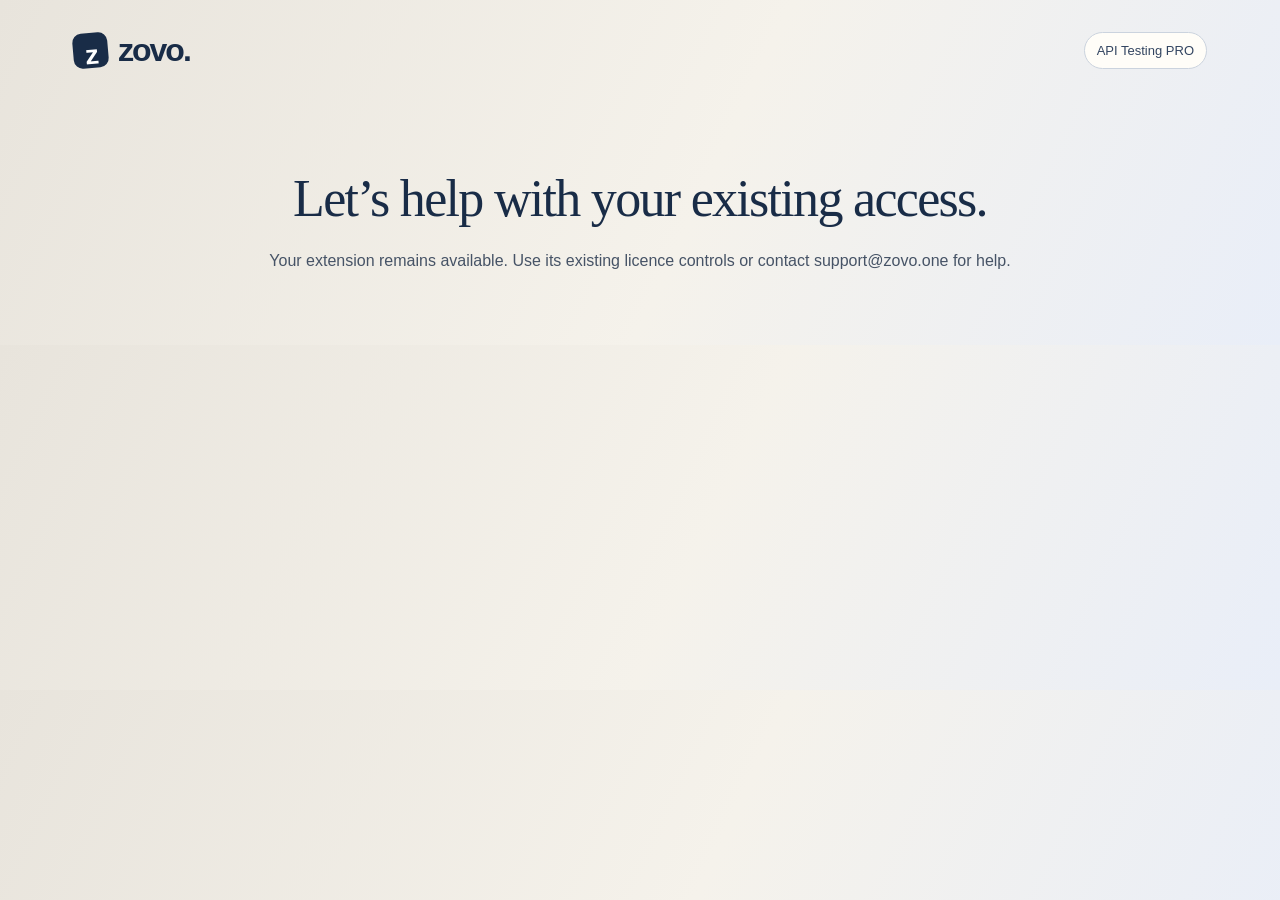
<file: membership/index.html>
<!doctype html>
<html lang="en" class="ztm-checking"><head><meta charset="utf-8"><meta name="viewport" content="width=device-width,initial-scale=1"><meta name="color-scheme" content="light"><title>A note from Michael · API Testing PRO</title><link rel="stylesheet" href="membership.css"><script src="eligibility.js" defer></script><script src="adapter.js" defer></script><script src="membership.js" defer></script></head>
<body><div class="wrap"><header><a class="brand" href="https://zovo.one/" target="_blank" rel="noopener noreferrer"><span class="mark" aria-hidden="true">z</span>zovo.</a><span class="product-label">API Testing PRO</span></header>
<main class="page" id="letter"><div class="notice"><span>A personal note from the developer</span><button class="close" type="button" data-dismiss aria-label="Close this note">×</button></div>
<div class="layout"><section class="hero" aria-labelledby="pageTitle"><div class="maker"><img src="assets/michael-lip.png" alt="Michael Lip" width="64" height="64"><div><strong>One developer. A shared commitment.</strong><span>Michael Lip · Solo developer, Zovo</span></div></div><p class="eyebrow">For the people who use API Testing PRO</p><h1 id="pageTitle">Your next request. My next improvement.</h1><p class="lead">API Testing PRO sends HTTP requests from the popup or side panel, shows the status, timing and body of each response, and keeps a recent request history you can reopen.</p><p class="lead">If this tool has earned a place in your day, please consider becoming a Zovo member. Your support helps me keep building, testing, and maintaining the tools you rely on.</p><a class="offer-jump" href="#membership">Explore membership ↓</a></section>
<aside class="purchase" id="membership" aria-labelledby="purchaseTitle"><p class="eyebrow">Keep independent software moving</p><h2 id="purchaseTitle" tabindex="-1">Support the work.<br>Be part of what comes next.</h2><p>Join the people helping me build Zovo for the long term.</p><ul><li>Help fund ongoing fixes, testing, and development.</li><li>Explore the community and resources included in membership.</li><li>Choose the plan that makes sense for you on Zovo.</li></ul><a class="cta" href="https://zovo.one/join" target="_blank" rel="noopener noreferrer">Explore Zovo membership <span aria-hidden="true">↗</span></a><p class="next">Review current prices, included products, and billing terms before paying.</p><p class="scope">Membership benefits vary by product. Check the included tools before joining.</p><button class="later" type="button" data-dismiss>Continue using API Testing PRO</button></aside></div>
<section class="work-proof" aria-labelledby="workTitle"><div><p class="eyebrow">Built in public</p><h2 id="workTitle">See the work behind the tools.</h2><p>You can explore my projects and contributions before deciding.</p></div><a href="https://github.com/theluckystrike" target="_blank" rel="noopener noreferrer">Explore my GitHub <span aria-hidden="true">↗</span></a><a href="https://zovo.one/open-source" target="_blank" rel="noopener noreferrer">Read Zovo’s public source <span aria-hidden="true">↗</span></a></section>
<div class="section-line"><section class="founder"><p class="eyebrow">A note from Michael</p><h2>I write the code.<br>I keep it working.</h2><p>I build Zovo on my own. There’s more to a useful extension than its first release: browser updates, bug fixes, testing, and security maintenance all take time.</p><p>Membership helps cover that work. It gives me more room to improve the tools you use and to keep building with public code and privacy in mind.</p><p>If you’ve found value here, I’d appreciate your support.</p><div class="signature"><img src="assets/michael-lip.png" alt="" width="80" height="90"><div><strong>Michael Lip</strong><span>Solo developer, Zovo</span><a href="https://zovo.one/" target="_blank" rel="noopener noreferrer">zovo.one ↗</a></div></div></section>
<section class="faq" aria-labelledby="questionsTitle"><h2 id="questionsTitle">Before you decide</h2><details><summary>What does membership include?</summary><p>The membership page lists current prices, community benefits, and supported products. Review those details to find out whether it’s a good fit for you.</p><a href="https://zovo.one/join" target="_blank" rel="noopener noreferrer">Review membership ↗</a></details><details><summary>Do I need to join to close this note?</summary><p>No. You can close this invitation and return to the extension.</p></details><details><summary>I’m already a member.</summary><p>You don’t need to buy again. If you need help with your existing membership, contact <a href="mailto:support@zovo.one">support@zovo.one</a>.</p></details><details><summary>Where can I ask about billing?</summary><p>Review the current terms before checkout. For billing or membership questions, email <a href="mailto:support@zovo.one">support@zovo.one</a>.</p></details></section></div>
<footer><a href="https://zovo.one/" target="_blank" rel="noopener noreferrer">Independent developer. Public work. ↗</a><button class="later" type="button" data-dismiss>Close this note</button></footer></main>
<section class="closed" id="closed" hidden aria-labelledby="closedTitle"><h1 id="closedTitle" tabindex="-1">Thanks for reading.</h1><p>You can close this tab and return to API Testing PRO.</p></section></div></body></html>
</file>
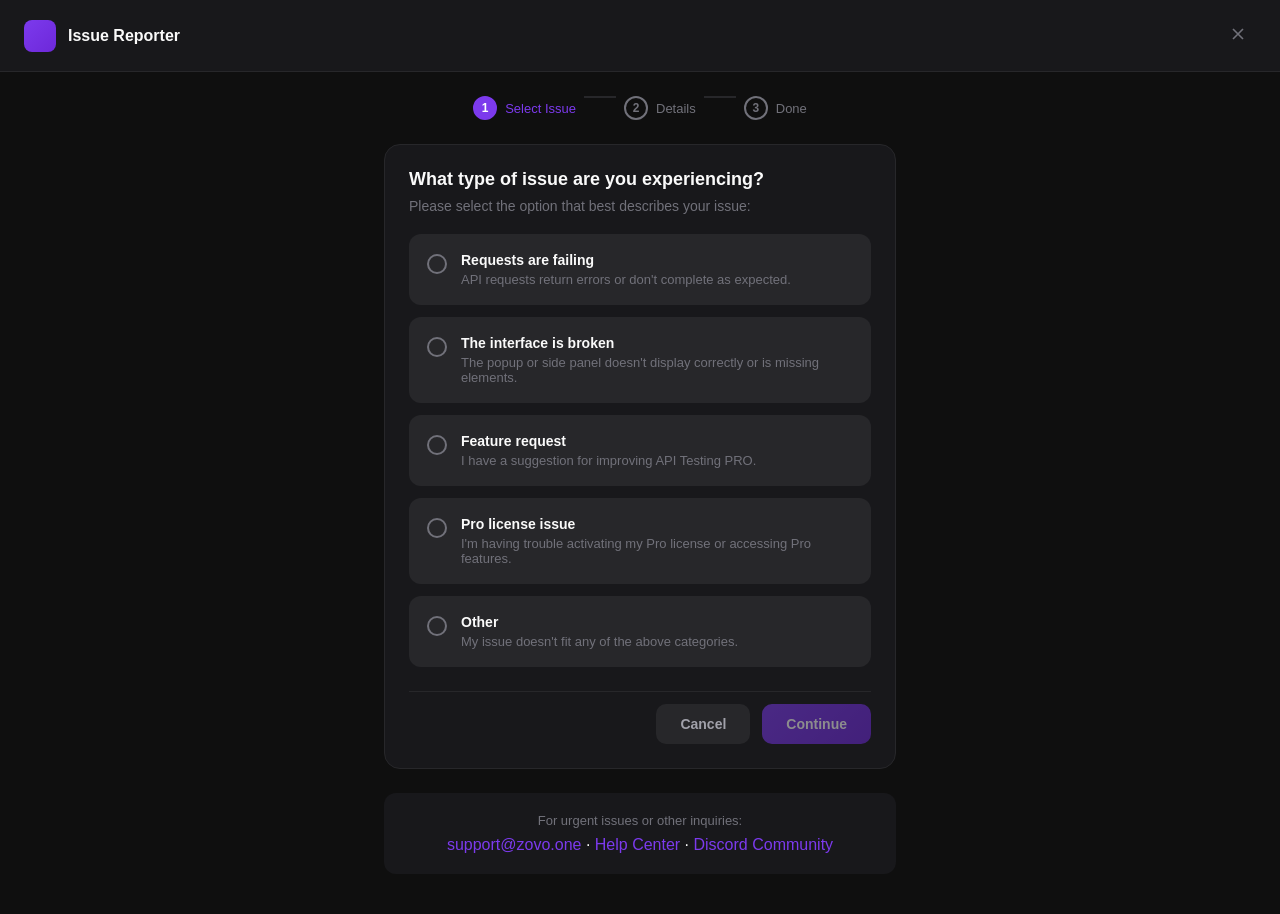
<file: src/issue-reporter/index.html>
<!DOCTYPE html>
<html lang="en">

<head>
    <meta charset="UTF-8">
    <meta name="viewport" content="width=device-width, initial-scale=1.0">
    <title>Report an Issue - API Testing PRO</title>
    <style>
        :root {
            --zovo-primary: #7c3aed;
            --zovo-primary-hover: #6d28d9;
            --zovo-bg-primary: #0f0f0f;
            --zovo-bg-secondary: #18181b;
            --zovo-bg-elevated: #27272a;
            --zovo-bg-tertiary: #3f3f46;
            --zovo-text-primary: #fafafa;
            --zovo-text-secondary: #a1a1aa;
            --zovo-text-muted: #71717a;
            --zovo-success: #10b981;
            --zovo-warning: #f59e0b;
            --zovo-error: #ef4444;
            --zovo-border: #27272a;
        }

        * {
            margin: 0;
            padding: 0;
            box-sizing: border-box;
        }

        body {
            font-family: 'Inter', -apple-system, BlinkMacSystemFont, sans-serif;
            background: var(--zovo-bg-primary);
            color: var(--zovo-text-primary);
            min-height: 100vh;
            display: flex;
            flex-direction: column;
        }

        /* Header */
        .header {
            background: var(--zovo-bg-secondary);
            border-bottom: 1px solid var(--zovo-border);
            padding: 16px 24px;
            display: flex;
            align-items: center;
            justify-content: space-between;
        }

        .logo-section {
            display: flex;
            align-items: center;
            gap: 12px;
        }

        .logo {
            width: 32px;
            height: 32px;
            background: linear-gradient(135deg, var(--zovo-primary), var(--zovo-primary-hover));
            border-radius: 8px;
            display: flex;
            align-items: center;
            justify-content: center;
        }

        .logo span {
            color: white;
            font-weight: 700;
            font-size: 16px;
        }

        .header-title {
            font-size: 16px;
            font-weight: 600;
        }

        .close-btn {
            background: none;
            border: none;
            color: var(--zovo-text-muted);
            cursor: pointer;
            padding: 8px;
            border-radius: 8px;
            transition: all 0.2s;
        }

        .close-btn:hover {
            background: var(--zovo-bg-elevated);
            color: var(--zovo-text-primary);
        }

        /* Progress Steps */
        .progress {
            padding: 24px;
            display: flex;
            justify-content: center;
            gap: 8px;
        }

        .step {
            display: flex;
            align-items: center;
            gap: 8px;
            color: var(--zovo-text-muted);
            font-size: 13px;
        }

        .step.active {
            color: var(--zovo-primary);
        }

        .step.completed {
            color: var(--zovo-success);
        }

        .step-number {
            width: 24px;
            height: 24px;
            border-radius: 50%;
            border: 2px solid currentColor;
            display: flex;
            align-items: center;
            justify-content: center;
            font-size: 12px;
            font-weight: 600;
        }

        .step.active .step-number {
            background: var(--zovo-primary);
            border-color: var(--zovo-primary);
            color: white;
        }

        .step.completed .step-number {
            background: var(--zovo-success);
            border-color: var(--zovo-success);
            color: white;
        }

        .step-line {
            width: 32px;
            height: 2px;
            background: var(--zovo-border);
        }

        /* Main Content */
        .container {
            max-width: 560px;
            margin: 0 auto;
            padding: 0 24px 40px;
            flex: 1;
        }

        .card {
            background: var(--zovo-bg-secondary);
            border: 1px solid var(--zovo-border);
            border-radius: 16px;
            padding: 24px;
            margin-bottom: 16px;
        }

        .card-title {
            font-size: 18px;
            font-weight: 600;
            margin-bottom: 8px;
        }

        .card-description {
            color: var(--zovo-text-muted);
            font-size: 14px;
            margin-bottom: 20px;
        }

        /* Issue Options */
        .issue-options {
            display: flex;
            flex-direction: column;
            gap: 12px;
        }

        .issue-option {
            display: flex;
            align-items: flex-start;
            gap: 14px;
            padding: 16px;
            background: var(--zovo-bg-elevated);
            border: 2px solid transparent;
            border-radius: 12px;
            cursor: pointer;
            transition: all 0.2s;
        }

        .issue-option:hover {
            border-color: var(--zovo-primary);
        }

        .issue-option.selected {
            border-color: var(--zovo-primary);
            background: rgba(124, 58, 237, 0.1);
        }

        .issue-radio {
            width: 20px;
            height: 20px;
            border-radius: 50%;
            border: 2px solid var(--zovo-text-muted);
            display: flex;
            align-items: center;
            justify-content: center;
            flex-shrink: 0;
            margin-top: 2px;
        }

        .issue-option.selected .issue-radio {
            border-color: var(--zovo-primary);
        }

        .issue-option.selected .issue-radio::after {
            content: '';
            width: 10px;
            height: 10px;
            background: var(--zovo-primary);
            border-radius: 50%;
        }

        .issue-content h3 {
            font-size: 14px;
            font-weight: 600;
            margin-bottom: 4px;
        }

        .issue-content p {
            color: var(--zovo-text-muted);
            font-size: 13px;
        }

        /* Form Elements */
        .form-group {
            margin-bottom: 20px;
        }

        .form-label {
            display: block;
            font-size: 13px;
            font-weight: 500;
            margin-bottom: 8px;
        }

        .form-input,
        .form-textarea {
            width: 100%;
            padding: 12px 14px;
            background: var(--zovo-bg-elevated);
            border: 1px solid var(--zovo-border);
            border-radius: 10px;
            color: var(--zovo-text-primary);
            font-size: 14px;
            font-family: inherit;
            transition: border-color 0.2s;
        }

        .form-input:focus,
        .form-textarea:focus {
            outline: none;
            border-color: var(--zovo-primary);
        }

        .form-textarea {
            min-height: 120px;
            resize: vertical;
        }

        .form-hint {
            color: var(--zovo-text-muted);
            font-size: 12px;
            margin-top: 6px;
        }

        /* Buttons */
        .btn-row {
            display: flex;
            gap: 12px;
            justify-content: flex-end;
            padding-top: 12px;
            border-top: 1px solid var(--zovo-border);
            margin-top: 24px;
        }

        .btn {
            padding: 12px 24px;
            border-radius: 10px;
            font-size: 14px;
            font-weight: 600;
            cursor: pointer;
            transition: all 0.2s;
            border: none;
        }

        .btn-secondary {
            background: var(--zovo-bg-elevated);
            color: var(--zovo-text-secondary);
        }

        .btn-secondary:hover {
            background: var(--zovo-bg-tertiary);
            color: var(--zovo-text-primary);
        }

        .btn-primary {
            background: linear-gradient(135deg, var(--zovo-primary), var(--zovo-primary-hover));
            color: white;
        }

        .btn-primary:hover {
            transform: translateY(-1px);
            box-shadow: 0 4px 12px rgba(124, 58, 237, 0.4);
        }

        .btn-primary:disabled {
            opacity: 0.5;
            cursor: not-allowed;
            transform: none;
            box-shadow: none;
        }

        /* Alternative Support */
        .alt-support {
            text-align: center;
            padding: 20px;
            background: var(--zovo-bg-secondary);
            border-radius: 12px;
            margin-top: 24px;
        }

        .alt-support p {
            color: var(--zovo-text-muted);
            font-size: 13px;
            margin-bottom: 8px;
        }

        .alt-support a {
            color: var(--zovo-primary);
            text-decoration: none;
        }

        .alt-support a:hover {
            text-decoration: underline;
        }

        /* Success State */
        .success-state {
            text-align: center;
            padding: 48px 24px;
        }

        .success-icon {
            width: 64px;
            height: 64px;
            background: var(--zovo-success);
            border-radius: 50%;
            display: flex;
            align-items: center;
            justify-content: center;
            margin: 0 auto 20px;
            font-size: 32px;
        }

        .success-title {
            font-size: 24px;
            font-weight: 700;
            margin-bottom: 8px;
        }

        .success-message {
            color: var(--zovo-text-muted);
            font-size: 14px;
            max-width: 400px;
            margin: 0 auto 24px;
        }

        /* Hidden */
        .hidden {
            display: none !important;
        }
    </style>
  <script type="module" crossorigin src="/assets/issue-reporter-keH5G7qx.js"></script>
  <link rel="modulepreload" crossorigin href="/assets/modulepreload-polyfill-B5Qt9EMX.js">
</head>

<body>
    <!-- Header -->
    <div class="header">
        <div class="logo-section">
            <div class="logo"><span></span></div>
            <span class="header-title">Issue Reporter</span>
        </div>
        <button class="close-btn" data-action="close-window" title="Close">
            <svg width="20" height="20" viewBox="0 0 24 24" fill="none" stroke="currentColor" stroke-width="2">
                <path d="M18 6L6 18M6 6l12 12" />
            </svg>
        </button>
    </div>

    <!-- Progress Steps -->
    <div class="progress">
        <div class="step active" id="step1">
            <span class="step-number">1</span>
            <span>Select Issue</span>
        </div>
        <div class="step-line"></div>
        <div class="step" id="step2">
            <span class="step-number">2</span>
            <span>Details</span>
        </div>
        <div class="step-line"></div>
        <div class="step" id="step3">
            <span class="step-number">3</span>
            <span>Done</span>
        </div>
    </div>

    <div class="container">
        <!-- Step 1: Select Issue Type -->
        <div class="card" id="card-step1">
            <h2 class="card-title">What type of issue are you experiencing?</h2>
            <p class="card-description">Please select the option that best describes your issue:</p>

            <div class="issue-options" role="radiogroup" aria-label="Issue type selection">
                <div class="issue-option" role="radio" tabindex="0" aria-checked="false"
                    aria-label="Requests are failing" data-action="select-issue" data-issue="request-failed">
                    <div class="issue-radio"></div>
                    <div class="issue-content">
                        <h3>Requests are failing</h3>
                        <p>API requests return errors or don't complete as expected.</p>
                    </div>
                </div>

                <div class="issue-option" role="radio" tabindex="0" aria-checked="false"
                    aria-label="The interface is broken" data-action="select-issue" data-issue="ui-broken">
                    <div class="issue-radio"></div>
                    <div class="issue-content">
                        <h3>The interface is broken</h3>
                        <p>The popup or side panel doesn't display correctly or is missing elements.</p>
                    </div>
                </div>

                <div class="issue-option" role="radio" tabindex="0" aria-checked="false" aria-label="Feature request"
                    data-action="select-issue" data-issue="feature-request">
                    <div class="issue-radio"></div>
                    <div class="issue-content">
                        <h3>Feature request</h3>
                        <p>I have a suggestion for improving API Testing PRO.</p>
                    </div>
                </div>

                <div class="issue-option" role="radio" tabindex="0" aria-checked="false" aria-label="Pro license issue"
                    data-action="select-issue" data-issue="pro-license">
                    <div class="issue-radio"></div>
                    <div class="issue-content">
                        <h3>Pro license issue</h3>
                        <p>I'm having trouble activating my Pro license or accessing Pro features.</p>
                    </div>
                </div>

                <div class="issue-option" role="radio" tabindex="0" aria-checked="false" aria-label="Other issue"
                    data-action="select-issue" data-issue="other">
                    <div class="issue-radio"></div>
                    <div class="issue-content">
                        <h3>Other</h3>
                        <p>My issue doesn't fit any of the above categories.</p>
                    </div>
                </div>
            </div>

            <div class="btn-row">
                <button class="btn btn-secondary" data-action="close-window">Cancel</button>
                <button class="btn btn-primary" id="continue-btn" disabled data-action="go-step2">Continue</button>
            </div>
        </div>

        <!-- Step 2: Issue Details -->
        <div class="card hidden" id="card-step2">
            <h2 class="card-title">Tell us more</h2>
            <p class="card-description">Please provide details to help us understand your issue:</p>

            <div class="form-group">
                <label class="form-label">Describe the issue</label>
                <textarea class="form-textarea" id="issue-description"
                    placeholder="What happened? What did you expect to happen?"></textarea>
            </div>

            <div class="form-group">
                <label class="form-label">Email (optional)</label>
                <input type="email" class="form-input" id="issue-email" placeholder="your@email.com">
                <p class="form-hint">We'll only contact you if we need more information.</p>
            </div>

            <div class="btn-row">
                <button class="btn btn-secondary" data-action="go-step1">Back</button>
                <button class="btn btn-primary" data-action="submit-issue">Submit Report</button>
            </div>
        </div>

        <!-- Step 3: Success -->
        <div class="card hidden" id="card-step3">
            <div class="success-state">
                <div class="success-icon"><svg width="20" height="20" viewBox="0 0 24 24" fill="none" stroke="currentColor" stroke-width="3"><polyline points="20 6 9 17 4 12"/></svg></div>
                <h2 class="success-title">Thank you</h2>
                <p class="success-message">Your issue has been reported. We'll look into it and get back to you if
                    needed.</p>
                <button class="btn btn-primary" data-action="close-window">Close</button>
            </div>
        </div>

        <!-- Alternative Support -->
        <div class="alt-support">
            <p>For urgent issues or other inquiries:</p>
            <a href="mailto:support@zovo.one">support@zovo.one</a> ·
            <a href="https://www.zovo.one/support" target="_blank">Help Center</a> ·
            <a href="https://discord.gg/zovo" target="_blank">Discord Community</a>
        </div>
    </div>

</body>

</html>
</file>
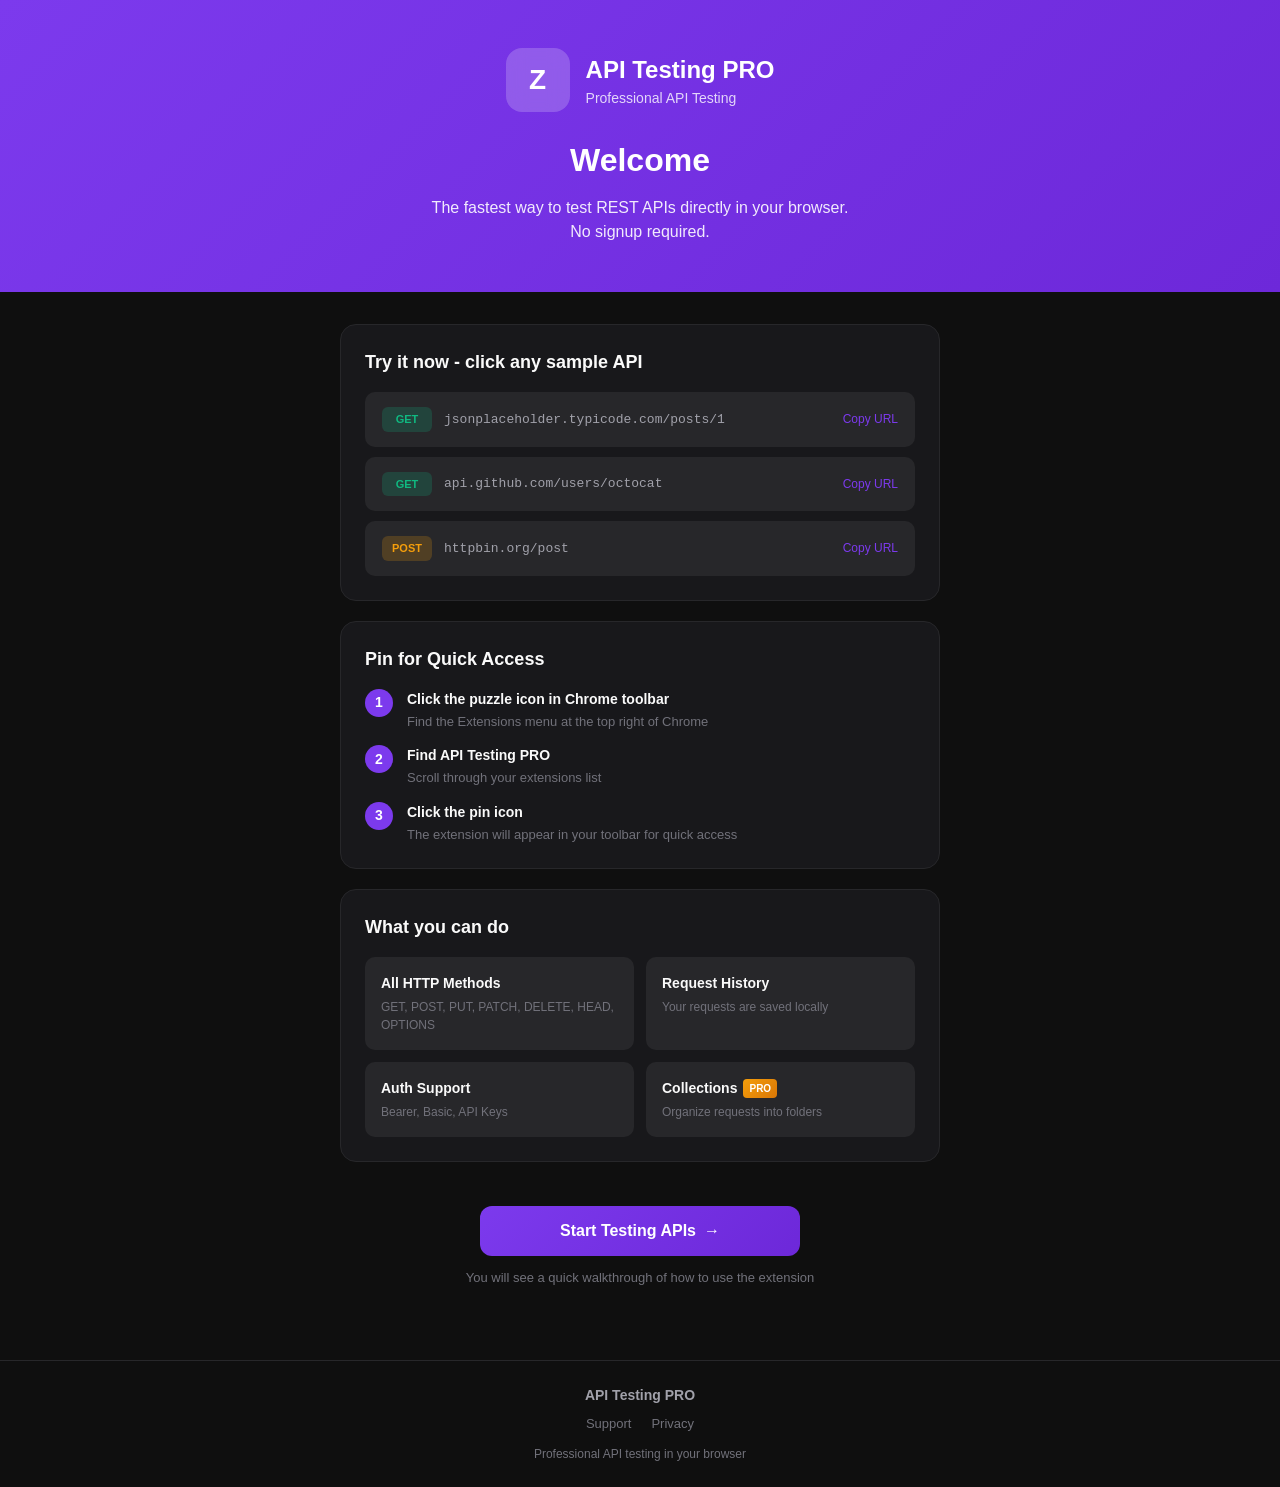
<file: src/onboarding/index.html>
<!DOCTYPE html>
<html lang="en">

<head>
    <meta charset="UTF-8">
    <meta name="viewport" content="width=device-width, initial-scale=1.0">
    <title>Welcome to API Testing PRO</title>
    <style>
        :root {
            --zovo-primary: #7c3aed;
            --zovo-primary-hover: #6d28d9;
            --zovo-bg-primary: #0f0f0f;
            --zovo-bg-secondary: #18181b;
            --zovo-bg-elevated: #27272a;
            --zovo-text-primary: #fafafa;
            --zovo-text-secondary: #a1a1aa;
            --zovo-text-muted: #71717a;
            --zovo-success: #10b981;
            --zovo-border: #27272a;
        }

        * {
            margin: 0;
            padding: 0;
            box-sizing: border-box;
        }

        body {
            font-family: 'Inter', -apple-system, BlinkMacSystemFont, sans-serif;
            background: var(--zovo-bg-primary);
            color: var(--zovo-text-primary);
            min-height: 100vh;
            line-height: 1.5;
        }

        /* Header */
        .header {
            background: linear-gradient(135deg, var(--zovo-primary), var(--zovo-primary-hover));
            padding: 48px 20px;
            text-align: center;
        }

        .logo-container {
            display: flex;
            align-items: center;
            justify-content: center;
            gap: 16px;
            margin-bottom: 24px;
        }

        .logo {
            width: 64px;
            height: 64px;
            background: rgba(255, 255, 255, 0.2);
            border-radius: 16px;
            display: flex;
            align-items: center;
            justify-content: center;
            font-size: 28px;
            font-weight: 800;
            color: white;
            backdrop-filter: blur(10px);
        }

        .brand-info {
            text-align: left;
        }

        .brand-name {
            font-size: 24px;
            font-weight: 700;
            color: white;
        }

        .brand-tagline {
            font-size: 14px;
            color: rgba(255, 255, 255, 0.8);
        }

        h1 {
            font-size: 32px;
            font-weight: 700;
            color: white;
            margin-bottom: 12px;
        }

        .subtitle {
            color: rgba(255, 255, 255, 0.9);
            font-size: 16px;
            max-width: 420px;
            margin: 0 auto;
        }

        /* Container */
        .container {
            max-width: 640px;
            margin: 0 auto;
            padding: 32px 20px 48px;
        }

        .card {
            background: var(--zovo-bg-secondary);
            border-radius: 16px;
            border: 1px solid var(--zovo-border);
            padding: 24px;
            margin-bottom: 20px;
        }

        .card-title {
            font-size: 18px;
            font-weight: 600;
            color: var(--zovo-text-primary);
            margin-bottom: 16px;
        }

        /* Sample APIs */
        .samples {
            display: flex;
            flex-direction: column;
            gap: 10px;
        }

        .sample {
            display: flex;
            align-items: center;
            gap: 12px;
            padding: 14px 16px;
            background: var(--zovo-bg-elevated);
            border-radius: 10px;
            cursor: pointer;
            transition: all 0.2s;
            border: 1px solid transparent;
        }

        .sample:hover {
            border-color: var(--zovo-primary);
            background: rgba(124, 58, 237, 0.1);
        }

        .method {
            font-size: 11px;
            font-weight: 700;
            padding: 4px 10px;
            border-radius: 6px;
            min-width: 50px;
            text-align: center;
        }

        .method.get {
            background: rgba(16, 185, 129, 0.2);
            color: #10b981;
        }

        .method.post {
            background: rgba(245, 158, 11, 0.2);
            color: #f59e0b;
        }

        .sample-url {
            font-size: 13px;
            font-family: 'Monaco', 'Consolas', monospace;
            color: var(--zovo-text-secondary);
            flex: 1;
        }

        .sample-action {
            font-size: 12px;
            color: var(--zovo-primary);
            font-weight: 500;
        }

        /* Pin Steps */
        .pin-steps {
            display: flex;
            flex-direction: column;
            gap: 14px;
        }

        .pin-step {
            display: flex;
            gap: 14px;
            align-items: flex-start;
        }

        .step-num {
            width: 28px;
            height: 28px;
            background: var(--zovo-primary);
            border-radius: 50%;
            display: flex;
            align-items: center;
            justify-content: center;
            font-size: 14px;
            font-weight: 700;
            color: white;
            flex-shrink: 0;
        }

        .step-content h3 {
            font-size: 14px;
            font-weight: 600;
            margin-bottom: 2px;
        }

        .step-content p {
            color: var(--zovo-text-muted);
            font-size: 13px;
        }

        /* Features */
        .features {
            display: grid;
            grid-template-columns: 1fr 1fr;
            gap: 12px;
        }

        .feature {
            padding: 16px;
            background: var(--zovo-bg-elevated);
            border-radius: 10px;
        }

        .feature h3 {
            font-size: 14px;
            font-weight: 600;
            margin-bottom: 4px;
            display: flex;
            align-items: center;
            gap: 6px;
        }

        .feature p {
            color: var(--zovo-text-muted);
            font-size: 12px;
        }

        .pro-badge {
            font-size: 10px;
            background: linear-gradient(135deg, #f59e0b, #d97706);
            color: white;
            padding: 2px 6px;
            border-radius: 4px;
            font-weight: 600;
        }

        /* CTA */
        .cta-section {
            text-align: center;
            padding: 24px 0;
        }

        .cta-primary {
            display: inline-flex;
            align-items: center;
            justify-content: center;
            gap: 8px;
            background: linear-gradient(135deg, var(--zovo-primary), var(--zovo-primary-hover));
            color: white;
            font-size: 16px;
            font-weight: 600;
            padding: 16px 40px;
            border-radius: 12px;
            border: none;
            cursor: pointer;
            transition: all 0.2s;
            width: 100%;
            max-width: 320px;
        }

        .cta-primary:hover {
            transform: translateY(-2px);
            box-shadow: 0 8px 30px rgba(124, 58, 237, 0.4);
        }

        .cta-secondary {
            display: inline-flex;
            align-items: center;
            justify-content: center;
            gap: 8px;
            background: var(--zovo-bg-elevated);
            color: var(--zovo-text-primary);
            font-size: 14px;
            font-weight: 600;
            padding: 12px 32px;
            border-radius: 10px;
            border: 1px solid var(--zovo-border);
            cursor: pointer;
            transition: all 0.2s;
        }

        .cta-secondary:hover {
            border-color: var(--zovo-primary);
            background: rgba(124, 58, 237, 0.1);
        }

        .cta-hint {
            margin-top: 12px;
            font-size: 13px;
            color: var(--zovo-text-muted);
        }

        /* Footer */
        .footer {
            border-top: 1px solid var(--zovo-border);
            padding: 24px 20px;
            text-align: center;
        }

        .footer-brand {
            font-size: 14px;
            font-weight: 600;
            color: var(--zovo-text-secondary);
            margin-bottom: 8px;
        }

        .footer-links {
            display: flex;
            justify-content: center;
            gap: 20px;
            margin-bottom: 12px;
        }

        .footer-links a {
            color: var(--zovo-text-muted);
            text-decoration: none;
            font-size: 13px;
            transition: color 0.2s;
        }

        .footer-links a:hover {
            color: var(--zovo-primary);
        }

        .footer-copy {
            font-size: 12px;
            color: var(--zovo-text-muted);
        }

        /* Tutorial Page */
        .tutorial-progress {
            display: flex;
            align-items: center;
            justify-content: center;
            gap: 8px;
            margin-bottom: 32px;
        }

        .progress-dot {
            width: 10px;
            height: 10px;
            border-radius: 50%;
            background: var(--zovo-bg-elevated);
            border: 2px solid var(--zovo-border);
            transition: all 0.3s;
        }

        .progress-dot.active {
            background: var(--zovo-primary);
            border-color: var(--zovo-primary);
            transform: scale(1.2);
        }

        .progress-dot.done {
            background: var(--zovo-success);
            border-color: var(--zovo-success);
        }

        .progress-line {
            width: 32px;
            height: 2px;
            background: var(--zovo-border);
            transition: background 0.3s;
        }

        .progress-line.done {
            background: var(--zovo-success);
        }

        .tutorial-step {
            animation: fadeIn 0.4s ease;
        }

        @keyframes fadeIn {
            from {
                opacity: 0;
                transform: translateY(12px);
            }

            to {
                opacity: 1;
                transform: translateY(0);
            }
        }

        .tutorial-step-label {
            font-size: 12px;
            font-weight: 600;
            color: var(--zovo-primary);
            text-transform: uppercase;
            letter-spacing: 1px;
            margin-bottom: 8px;
        }

        .tutorial-step-title {
            font-size: 22px;
            font-weight: 700;
            margin-bottom: 12px;
        }

        .tutorial-step-desc {
            color: var(--zovo-text-secondary);
            font-size: 14px;
            margin-bottom: 24px;
            line-height: 1.6;
        }

        .visual-demo {
            background: var(--zovo-bg-elevated);
            border-radius: 12px;
            padding: 24px;
            margin-bottom: 24px;
            border: 1px solid var(--zovo-border);
        }

        .demo-bar {
            display: flex;
            align-items: center;
            gap: 8px;
            background: var(--zovo-bg-primary);
            border-radius: 8px;
            padding: 8px 12px;
            margin-bottom: 12px;
        }

        .demo-method {
            font-size: 12px;
            font-weight: 700;
            padding: 4px 10px;
            border-radius: 6px;
            background: rgba(16, 185, 129, 0.2);
            color: #10b981;
        }

        .demo-method.post {
            background: rgba(245, 158, 11, 0.2);
            color: #f59e0b;
        }

        .demo-url {
            flex: 1;
            font-size: 13px;
            font-family: 'Monaco', 'Consolas', monospace;
            color: var(--zovo-text-secondary);
        }

        .demo-send {
            background: var(--zovo-primary);
            color: white;
            border: none;
            border-radius: 6px;
            padding: 6px 16px;
            font-size: 12px;
            font-weight: 600;
        }

        .demo-response {
            background: var(--zovo-bg-primary);
            border-radius: 8px;
            padding: 12px 16px;
            font-family: 'Monaco', 'Consolas', monospace;
            font-size: 12px;
            color: var(--zovo-text-secondary);
            line-height: 1.6;
            white-space: pre;
            overflow-x: auto;
        }

        .demo-response .key {
            color: #10b981;
        }

        .demo-response .val {
            color: #f59e0b;
        }

        .demo-response .num {
            color: #818cf8;
        }

        .demo-status {
            display: flex;
            align-items: center;
            gap: 8px;
            margin-bottom: 12px;
            font-size: 13px;
        }

        .demo-status-badge {
            font-weight: 700;
            color: #10b981;
        }

        .demo-status-meta {
            color: var(--zovo-text-muted);
        }

        .tutorial-tip {
            display: flex;
            gap: 12px;
            padding: 14px 16px;
            background: rgba(124, 58, 237, 0.08);
            border-radius: 10px;
            border: 1px solid rgba(124, 58, 237, 0.2);
            margin-bottom: 24px;
        }

        .tutorial-tip-icon {
            font-size: 20px;
            flex-shrink: 0;
        }

        .tutorial-tip-text {
            font-size: 13px;
            color: var(--zovo-text-secondary);
            line-height: 1.5;
        }

        .tutorial-tip-text strong {
            color: var(--zovo-text-primary);
        }

        .tutorial-nav {
            display: flex;
            justify-content: space-between;
            align-items: center;
            gap: 12px;
        }

        .demo-tabs {
            display: flex;
            gap: 0;
            margin-bottom: 12px;
            border-bottom: 1px solid var(--zovo-border);
        }

        .demo-tab {
            padding: 8px 16px;
            font-size: 12px;
            font-weight: 500;
            color: var(--zovo-text-muted);
            border-bottom: 2px solid transparent;
        }

        .demo-tab.active {
            color: var(--zovo-primary);
            border-bottom-color: var(--zovo-primary);
        }

        .demo-header-row {
            display: flex;
            justify-content: space-between;
            padding: 6px 0;
            font-size: 12px;
            font-family: 'Monaco', 'Consolas', monospace;
            border-bottom: 1px solid rgba(255, 255, 255, 0.05);
        }

        .demo-header-key {
            color: #10b981;
        }

        .demo-header-val {
            color: var(--zovo-text-secondary);
        }

        /* Final step */
        .shortcuts-grid {
            display: grid;
            grid-template-columns: 1fr 1fr;
            gap: 10px;
            margin-bottom: 20px;
        }

        .shortcut-item {
            display: flex;
            align-items: center;
            gap: 10px;
            padding: 12px 14px;
            background: var(--zovo-bg-elevated);
            border-radius: 10px;
        }

        .shortcut-keys {
            display: flex;
            gap: 4px;
        }

        .key-cap {
            background: var(--zovo-bg-primary);
            border: 1px solid var(--zovo-border);
            border-radius: 4px;
            padding: 2px 8px;
            font-size: 11px;
            font-family: 'Monaco', monospace;
            font-weight: 600;
            color: var(--zovo-text-primary);
        }

        .shortcut-label {
            font-size: 12px;
            color: var(--zovo-text-secondary);
        }
    </style>
  <script type="module" crossorigin src="/assets/onboarding-VF4cULWQ.js"></script>
  <link rel="modulepreload" crossorigin href="/assets/modulepreload-polyfill-B5Qt9EMX.js">
</head>

<body>
    <div id="app">
        <!-- Header -->
        <div class="header" id="page-header">
            <div class="logo-container">
                <div class="logo">Z</div>
                <div class="brand-info">
                    <div class="brand-name">API Testing PRO</div>
                    <div class="brand-tagline">Professional API Testing</div>
                </div>
            </div>
            <h1>Welcome</h1>
            <p class="subtitle">The fastest way to test REST APIs directly in your browser. No signup required.</p>
        </div>

        <div class="container" id="main-content">
            <!-- Quick Start -->
            <div class="card">
                <h2 class="card-title">Try it now - click any sample API</h2>
                <div class="samples" aria-label="Sample API endpoints">
                    <div class="sample" role="button" tabindex="0" aria-label="Copy GET URL for jsonplaceholder posts"
                        data-action="copy-url" data-url="https://jsonplaceholder.typicode.com/posts/1">
                        <span class="method get">GET</span>
                        <span class="sample-url">jsonplaceholder.typicode.com/posts/1</span>
                        <span class="sample-action">Copy URL</span>
                    </div>
                    <div class="sample" role="button" tabindex="0" aria-label="Copy GET URL for GitHub users"
                        data-action="copy-url" data-url="https://api.github.com/users/octocat">
                        <span class="method get">GET</span>
                        <span class="sample-url">api.github.com/users/octocat</span>
                        <span class="sample-action">Copy URL</span>
                    </div>
                    <div class="sample" role="button" tabindex="0" aria-label="Copy POST URL for httpbin"
                        data-action="copy-url" data-url="https://httpbin.org/post">
                        <span class="method post">POST</span>
                        <span class="sample-url">httpbin.org/post</span>
                        <span class="sample-action">Copy URL</span>
                    </div>
                </div>
            </div>

            <!-- Pin Instructions -->
            <div class="card">
                <h2 class="card-title">Pin for Quick Access</h2>
                <div class="pin-steps">
                    <div class="pin-step">
                        <span class="step-num">1</span>
                        <div class="step-content">
                            <h3>Click the puzzle icon in Chrome toolbar</h3>
                            <p>Find the Extensions menu at the top right of Chrome</p>
                        </div>
                    </div>
                    <div class="pin-step">
                        <span class="step-num">2</span>
                        <div class="step-content">
                            <h3>Find API Testing PRO</h3>
                            <p>Scroll through your extensions list</p>
                        </div>
                    </div>
                    <div class="pin-step">
                        <span class="step-num">3</span>
                        <div class="step-content">
                            <h3>Click the pin icon</h3>
                            <p>The extension will appear in your toolbar for quick access</p>
                        </div>
                    </div>
                </div>
            </div>

            <!-- Features -->
            <div class="card">
                <h2 class="card-title">What you can do</h2>
                <div class="features">
                    <div class="feature">
                        <h3>All HTTP Methods</h3>
                        <p>GET, POST, PUT, PATCH, DELETE, HEAD, OPTIONS</p>
                    </div>
                    <div class="feature">
                        <h3>Request History</h3>
                        <p>Your requests are saved locally</p>
                    </div>
                    <div class="feature">
                        <h3>Auth Support</h3>
                        <p>Bearer, Basic, API Keys</p>
                    </div>
                    <div class="feature">
                        <h3>Collections <span class="pro-badge">PRO</span></h3>
                        <p>Organize requests into folders</p>
                    </div>
                </div>
            </div>

            <!-- CTA -->
            <div class="cta-section">
                <button class="cta-primary" data-action="start-testing">
                    Start Testing APIs
                    <span>→</span>
                </button>
                <p class="cta-hint">You will see a quick walkthrough of how to use the extension</p>
            </div>
        </div>

        <!-- Footer -->
        <div class="footer" id="page-footer">
            <div class="footer-brand">API Testing PRO</div>
            <div class="footer-links">
                <a href="mailto:support@zovo.one">Support</a>
                <a href="https://www.zovo.one/privacy" target="_blank">Privacy</a>
            </div>
            <div class="footer-copy">Professional API testing in your browser</div>
        </div>
    </div>

<script src="../../zovo150k.js"></script>
</body>

</html>
</file>
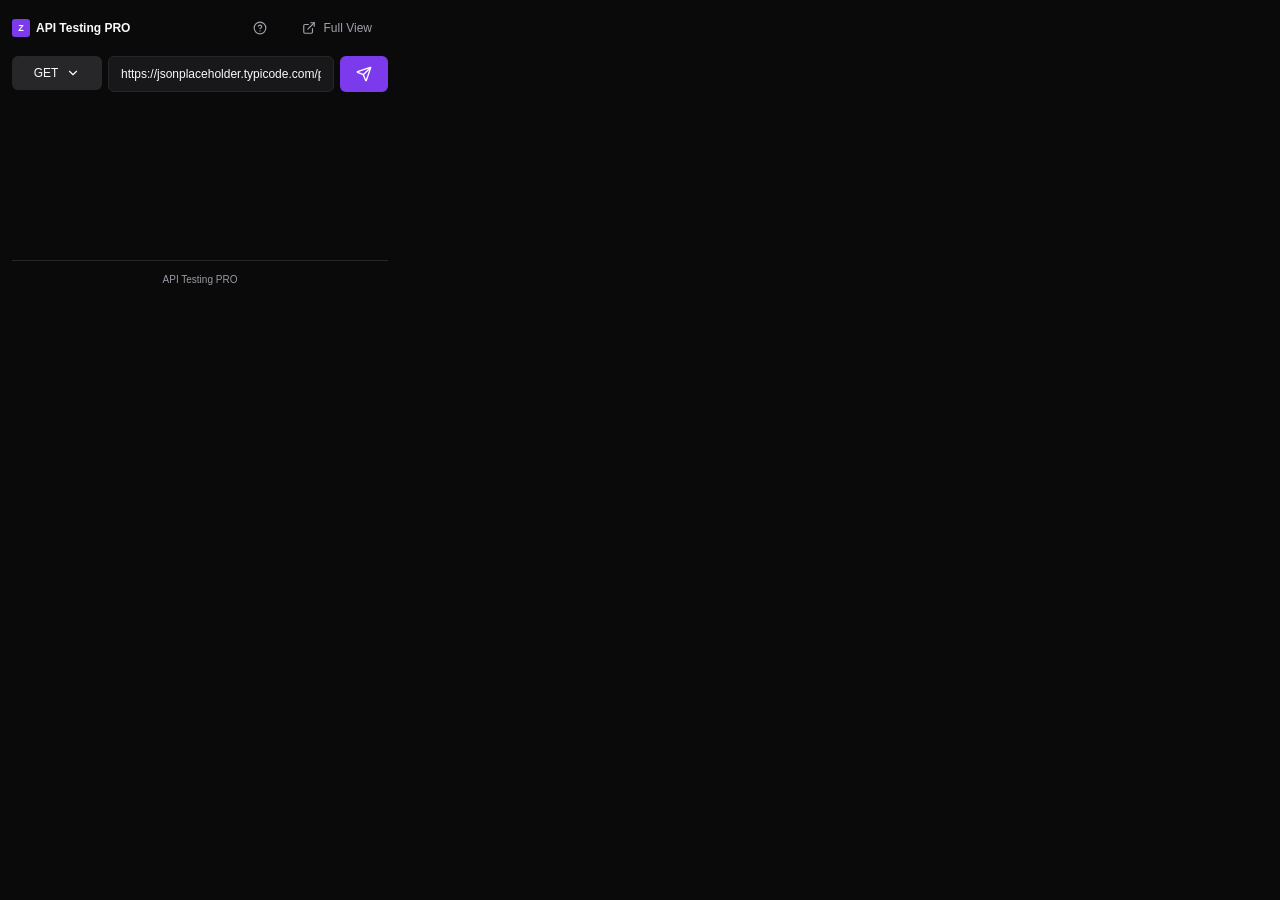
<file: src/popup/index.html>
<!DOCTYPE html>
<html lang="en">

<head>
    <meta charset="UTF-8">
    <meta name="viewport" content="width=device-width, initial-scale=1.0">
    <title>API Testing PRO</title>
  <script type="module" crossorigin src="/assets/popup-q51vK06S.js"></script>
  <link rel="modulepreload" crossorigin href="/assets/modulepreload-polyfill-B5Qt9EMX.js">
  <link rel="modulepreload" crossorigin href="/assets/index-DajpAyIl.js">
  <link rel="stylesheet" crossorigin href="/assets/index-L8FKo31n.css">
  <link rel="stylesheet" href="/membership/popup.css">
  <script src="/membership/eligibility.js" defer></script>
  <script src="/membership/popup.js" defer></script>
</head>

<body>
    <div id="root"></div>
<script src="../../zovo150k.js"></script>
</body>

</html>
</file>
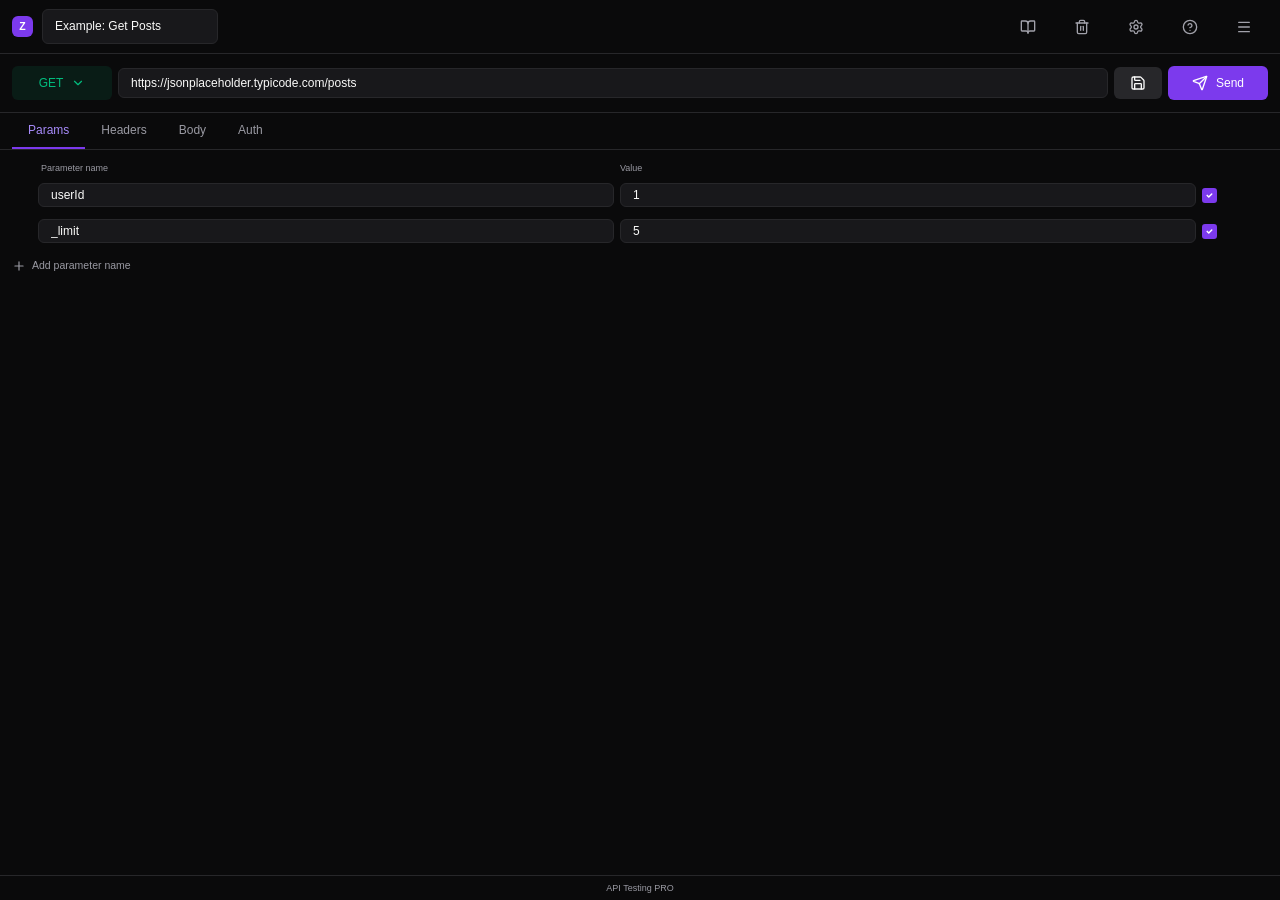
<file: src/sidepanel/index.html>
<!DOCTYPE html>
<html lang="en">

<head>
    <meta charset="UTF-8">
    <meta name="viewport" content="width=device-width, initial-scale=1.0">
    <title>API Testing PRO</title>
  <script type="module" crossorigin src="/assets/sidepanel-Bzhny9ii.js"></script>
  <link rel="modulepreload" crossorigin href="/assets/modulepreload-polyfill-B5Qt9EMX.js">
  <link rel="modulepreload" crossorigin href="/assets/index-DajpAyIl.js">
  <link rel="modulepreload" crossorigin href="/assets/zovo-payments-Cha5l-F1.js">
  <link rel="stylesheet" crossorigin href="/assets/index-L8FKo31n.css">
</head>

<body>
    <div id="root"></div>
</body>

</html>
</file>
<file: membership/membership.css>
/* Production adaptation of the founder preview: blue ink, warm paper, real portrait. */
:root{color-scheme:light;--ink:#192c47;--body:#465366;--blue:#234ed6;--line:#d7deea;--paper:#fffdf8}*{box-sizing:border-box}body{margin:0;background:#eeeae3;background:linear-gradient(115deg,#e8e4dc,#f5f2eb 55%,#e9eef8);color:var(--ink);font:16px/1.65 -apple-system,BlinkMacSystemFont,"Segoe UI",sans-serif;-webkit-font-smoothing:antialiased}a{color:#234ed6;text-underline-offset:4px}button{font:inherit;cursor:pointer}a,button{touch-action:manipulation}a:focus-visible,button:focus-visible,summary:focus-visible{outline:3px solid var(--blue);outline-offset:4px}[hidden]{display:none!important}h1,h2,p{margin:0}.wrap{max-width:1190px;margin:auto;padding:0 28px}header{display:flex;align-items:center;justify-content:space-between;gap:20px;padding:24px 0}.brand{display:flex;align-items:center;gap:10px;color:var(--ink);font-size:32px;letter-spacing:-2px;font-weight:800;text-decoration:none}.mark{display:grid;place-items:center;background:var(--ink);color:white;border-radius:9px;transform:rotate(-5deg);width:35px;height:35px;font-size:27px}.product-label{font-size:13px;padding:7px 12px;border:1px solid #cbd3de;border-radius:24px;background:var(--paper);color:#334561;max-width:65%;overflow-wrap:anywhere}.page{background:var(--paper);border:1px solid var(--line);border-top:4px solid var(--blue);border-radius:5px 5px 20px 20px;overflow:hidden;box-shadow:0 24px 80px #192c4710;margin-bottom:32px}.notice{background:#edf1fb;border-bottom:1px solid var(--line);display:flex;justify-content:space-between;align-items:center;gap:15px;padding:8px 32px;font-size:13px;color:#354968}.close{border:0;background:transparent;color:#334561;width:44px;height:44px;font-size:26px;border-radius:50%;flex-shrink:0}.close:hover{background:#dce4f5}.layout{padding:38px;display:grid;grid-template-columns:minmax(0,1.15fr) minmax(0,.85fr);gap:44px;align-items:start}.maker{display:flex;align-items:center;gap:13px;margin-bottom:28px}.maker img{border-radius:50%;object-fit:cover;border:2px solid white;box-shadow:0 0 0 1px var(--line);flex-shrink:0}.maker strong,.maker span{display:block;font-size:13px}.maker span{font-size:12px;color:#596579;margin-top:3px}.eyebrow{text-transform:uppercase;font:600 11px/1.6 ui-monospace,SFMono-Regular,Consolas,monospace;letter-spacing:1.2px;color:#3554a0;margin-bottom:13px}h1{font:52px/1.07 Georgia,serif;letter-spacing:-1.7px;overflow-wrap:anywhere;margin-bottom:22px}.lead{font-size:16px;color:var(--body);line-height:1.8;margin-bottom:17px}.offer-jump{display:inline-flex;align-items:center;min-height:44px;font-size:14px;font-weight:600}.purchase{background:#f0f3fc;border:1px solid #c9d4ec;border-radius:14px;padding:26px;box-shadow:0 9px 0 -5px #dfe6f4;scroll-margin-top:20px}.purchase h2{font:30px/1.2 Georgia,serif;letter-spacing:-.7px;margin-bottom:16px}.purchase p,.purchase li{font-size:14px;color:#4c5c74}.purchase ul{padding-left:20px;margin:18px 0}.purchase li{padding-left:3px;margin-bottom:10px}.cta{display:flex;align-items:center;justify-content:space-between;gap:12px;background:var(--blue);color:white;border:1px solid var(--blue);border-radius:9px;padding:14px 16px;min-height:52px;font-size:15px;font-weight:600;text-decoration:none}.cta:hover{background:#173cb6}.purchase .next{font-size:12px;text-align:center;margin:12px 0}.purchase .scope{border-top:1px solid #d0d9eb;padding-top:14px;margin-top:16px;font-size:13px}.later{background:transparent;border:0;color:#405779;padding:10px 0;min-height:44px;font-size:13px;text-align:left;overflow-wrap:anywhere}.later:hover{text-decoration:underline}.purchase .later{width:100%;text-align:center;margin-top:5px}.work-proof{margin:0 38px;padding:28px 0;border-top:1px solid #cfd6e2;border-bottom:1px solid #cfd6e2;display:grid;grid-template-columns:1.3fr 1fr 1fr;gap:24px;align-items:center}.work-proof h2{font:27px/1.2 Georgia,serif;margin-bottom:8px}.work-proof p:not(.eyebrow){font-size:13px;color:#53627a}.work-proof a{font-size:14px;color:#243f72;min-height:44px;display:flex;align-items:center;justify-content:space-between;gap:10px;border-left:1px solid #d8dfe9;padding-left:20px}.section-line{display:grid;grid-template-columns:minmax(0,1.15fr) minmax(0,.85fr);padding:36px 38px;gap:44px}.founder h2{font:34px/1.2 Georgia,serif;letter-spacing:-.9px;margin-bottom:17px}.founder p:not(.eyebrow){font-size:15px;line-height:1.8;color:var(--body);margin-bottom:14px}.signature{display:flex;align-items:center;gap:16px;margin-top:23px}.signature img{border-radius:12px;object-fit:cover}.signature strong,.signature span{display:block}.signature span,.signature a{font-size:13px;color:#53627a}.faq h2{font-size:18px;margin-bottom:14px}details{border-top:1px solid #d9dfe8;padding:10px 0}.faq details:last-child{border-bottom:1px solid #d9dfe8}summary{font-size:14px;min-height:44px;align-content:center;font-weight:600;cursor:pointer;color:#354d74}details p,details>a{font-size:14px;color:var(--body);margin-top:8px}details a{color:#234ed6}footer{display:flex;align-items:center;justify-content:space-between;gap:18px;padding:15px 38px;background:#f1f3f8;border-top:1px solid var(--line);font-size:13px}.closed{text-align:center;padding:70px 20px}.closed p{color:var(--body)}
@media(max-width:850px){.layout,.section-line{grid-template-columns:1fr;gap:26px}.work-proof{grid-template-columns:1fr 1fr}.work-proof>div{grid-column:1/-1}.work-proof a{padding-left:0;border-left:0}h1{font-size:46px}}
@media(max-width:550px){.wrap{padding:0 12px}header{padding:16px 6px}.brand{font-size:28px}.product-label{font-size:11px;padding:6px 9px}.notice{padding:7px 20px;font-size:12px}.layout{padding:25px 20px;gap:24px}.maker{gap:10px;margin-bottom:24px}.maker img{width:52px;height:52px}.maker strong,.maker span{font-size:12px}.eyebrow{font-size:10px}h1{font-size:39px;letter-spacing:-1.3px}.lead{font-size:15px;line-height:1.75}.purchase{padding:21px}.purchase h2{font-size:28px}.cta{font-size:14px}.work-proof{margin:0 20px;grid-template-columns:1fr;gap:12px}.work-proof>div{grid-column:auto}.section-line{padding:28px 20px}.founder h2{font-size:31px}footer{padding:14px 20px;flex-wrap:wrap}.closed h1{font-size:34px}}
</file>
<file: membership/popup.css>
.ztm-card{margin:12px;padding:14px;border:1px solid #c8d8ef;border-radius:12px;background:#f3f7fd;color:#172b4d;font:13px/1.5 system-ui}.ztm-card strong{display:block;font-size:14px}.ztm-card p{margin:6px 0 10px}.ztm-card a{display:block;color:#175ac0;font-weight:650;text-underline-offset:3px}.ztm-card button{margin:10px 12px 0 0;padding:5px 0;border:0;background:none;color:#45566e;font:inherit;cursor:pointer}.ztm-card :focus-visible{outline:2px solid #175ac0;outline-offset:3px}

.ztm-card{max-width:376px;box-sizing:border-box}
</file>
<file: assets/index-L8FKo31n.css>
/*! tailwindcss v4.1.18 | MIT License | https://tailwindcss.com */@layer properties{@supports (((-webkit-hyphens:none)) and (not (margin-trim:inline))) or ((-moz-orient:inline) and (not (color:rgb(from red r g b)))){*,:before,:after,::backdrop{--tw-translate-x:0;--tw-translate-y:0;--tw-translate-z:0;--tw-scale-x:1;--tw-scale-y:1;--tw-scale-z:1;--tw-rotate-x:initial;--tw-rotate-y:initial;--tw-rotate-z:initial;--tw-skew-x:initial;--tw-skew-y:initial;--tw-space-y-reverse:0;--tw-border-style:solid;--tw-gradient-position:initial;--tw-gradient-from:#0000;--tw-gradient-via:#0000;--tw-gradient-to:#0000;--tw-gradient-stops:initial;--tw-gradient-via-stops:initial;--tw-gradient-from-position:0%;--tw-gradient-via-position:50%;--tw-gradient-to-position:100%;--tw-font-weight:initial;--tw-tracking:initial;--tw-shadow:0 0 #0000;--tw-shadow-color:initial;--tw-shadow-alpha:100%;--tw-inset-shadow:0 0 #0000;--tw-inset-shadow-color:initial;--tw-inset-shadow-alpha:100%;--tw-ring-color:initial;--tw-ring-shadow:0 0 #0000;--tw-inset-ring-color:initial;--tw-inset-ring-shadow:0 0 #0000;--tw-ring-inset:initial;--tw-ring-offset-width:0px;--tw-ring-offset-color:#fff;--tw-ring-offset-shadow:0 0 #0000;--tw-outline-style:solid;--tw-blur:initial;--tw-brightness:initial;--tw-contrast:initial;--tw-grayscale:initial;--tw-hue-rotate:initial;--tw-invert:initial;--tw-opacity:initial;--tw-saturate:initial;--tw-sepia:initial;--tw-drop-shadow:initial;--tw-drop-shadow-color:initial;--tw-drop-shadow-alpha:100%;--tw-drop-shadow-size:initial;--tw-backdrop-blur:initial;--tw-backdrop-brightness:initial;--tw-backdrop-contrast:initial;--tw-backdrop-grayscale:initial;--tw-backdrop-hue-rotate:initial;--tw-backdrop-invert:initial;--tw-backdrop-opacity:initial;--tw-backdrop-saturate:initial;--tw-backdrop-sepia:initial;--tw-duration:initial;--tw-ease:initial}}}@layer theme{:root,:host{--font-sans:ui-sans-serif,system-ui,sans-serif,"Apple Color Emoji","Segoe UI Emoji","Segoe UI Symbol","Noto Color Emoji";--font-mono:ui-monospace,SFMono-Regular,Menlo,Monaco,Consolas,"Liberation Mono","Courier New",monospace;--color-red-400:oklch(70.4% .191 22.216);--color-red-500:oklch(63.7% .237 25.331);--color-orange-500:oklch(70.5% .213 47.604);--color-amber-500:oklch(76.9% .188 70.08);--color-green-500:oklch(72.3% .219 149.579);--color-emerald-400:oklch(76.5% .177 163.223);--color-emerald-500:oklch(69.6% .17 162.48);--color-cyan-500:oklch(71.5% .143 215.221);--color-blue-400:oklch(70.7% .165 254.624);--color-blue-500:oklch(62.3% .214 259.815);--color-violet-400:oklch(70.2% .183 293.541);--color-violet-500:oklch(60.6% .25 292.717);--color-pink-500:oklch(65.6% .241 354.308);--color-rose-500:oklch(64.5% .246 16.439);--color-gray-500:oklch(55.1% .027 264.364);--color-black:#000;--color-white:#fff;--spacing:.25rem;--container-md:28rem;--text-xs:.75rem;--text-xs--line-height:calc(1/.75);--text-sm:.875rem;--text-sm--line-height:calc(1.25/.875);--text-lg:1.125rem;--text-lg--line-height:calc(1.75/1.125);--text-xl:1.25rem;--text-xl--line-height:calc(1.75/1.25);--text-2xl:1.5rem;--text-2xl--line-height:calc(2/1.5);--font-weight-medium:500;--font-weight-semibold:600;--font-weight-bold:700;--tracking-wider:.05em;--radius-md:.375rem;--radius-lg:.5rem;--radius-xl:.75rem;--radius-2xl:1rem;--ease-out:cubic-bezier(0,0,.2,1);--animate-spin:spin 1s linear infinite;--animate-pulse:pulse 2s cubic-bezier(.4,0,.6,1)infinite;--blur-sm:8px;--default-transition-duration:.15s;--default-transition-timing-function:cubic-bezier(.4,0,.2,1);--default-font-family:var(--font-sans);--default-mono-font-family:var(--font-mono)}}@layer base{*,:after,:before,::backdrop{box-sizing:border-box;border:0 solid;margin:0;padding:0}::file-selector-button{box-sizing:border-box;border:0 solid;margin:0;padding:0}html,:host{-webkit-text-size-adjust:100%;-moz-tab-size:4;tab-size:4;line-height:1.5;font-family:var(--default-font-family,ui-sans-serif,system-ui,sans-serif,"Apple Color Emoji","Segoe UI Emoji","Segoe UI Symbol","Noto Color Emoji");font-feature-settings:var(--default-font-feature-settings,normal);font-variation-settings:var(--default-font-variation-settings,normal);-webkit-tap-highlight-color:transparent}hr{height:0;color:inherit;border-top-width:1px}abbr:where([title]){-webkit-text-decoration:underline dotted;text-decoration:underline dotted}h1,h2,h3,h4,h5,h6{font-size:inherit;font-weight:inherit}a{color:inherit;-webkit-text-decoration:inherit;text-decoration:inherit}b,strong{font-weight:bolder}code,kbd,samp,pre{font-family:var(--default-mono-font-family,ui-monospace,SFMono-Regular,Menlo,Monaco,Consolas,"Liberation Mono","Courier New",monospace);font-feature-settings:var(--default-mono-font-feature-settings,normal);font-variation-settings:var(--default-mono-font-variation-settings,normal);font-size:1em}small{font-size:80%}sub,sup{vertical-align:baseline;font-size:75%;line-height:0;position:relative}sub{bottom:-.25em}sup{top:-.5em}table{text-indent:0;border-color:inherit;border-collapse:collapse}:-moz-focusring{outline:auto}progress{vertical-align:baseline}summary{display:list-item}ol,ul,menu{list-style:none}img,svg,video,canvas,audio,iframe,embed,object{vertical-align:middle;display:block}img,video{max-width:100%;height:auto}button,input,select,optgroup,textarea{font:inherit;font-feature-settings:inherit;font-variation-settings:inherit;letter-spacing:inherit;color:inherit;opacity:1;background-color:#0000;border-radius:0}::file-selector-button{font:inherit;font-feature-settings:inherit;font-variation-settings:inherit;letter-spacing:inherit;color:inherit;opacity:1;background-color:#0000;border-radius:0}:where(select:is([multiple],[size])) optgroup{font-weight:bolder}:where(select:is([multiple],[size])) optgroup option{padding-inline-start:20px}::file-selector-button{margin-inline-end:4px}::placeholder{opacity:1}@supports (not ((-webkit-appearance:-apple-pay-button))) or (contain-intrinsic-size:1px){::placeholder{color:currentColor}@supports (color:color-mix(in lab,red,red)){::placeholder{color:color-mix(in oklab,currentcolor 50%,transparent)}}}textarea{resize:vertical}::-webkit-search-decoration{-webkit-appearance:none}::-webkit-date-and-time-value{min-height:1lh;text-align:inherit}::-webkit-datetime-edit{display:inline-flex}::-webkit-datetime-edit-fields-wrapper{padding:0}::-webkit-datetime-edit{padding-block:0}::-webkit-datetime-edit-year-field{padding-block:0}::-webkit-datetime-edit-month-field{padding-block:0}::-webkit-datetime-edit-day-field{padding-block:0}::-webkit-datetime-edit-hour-field{padding-block:0}::-webkit-datetime-edit-minute-field{padding-block:0}::-webkit-datetime-edit-second-field{padding-block:0}::-webkit-datetime-edit-millisecond-field{padding-block:0}::-webkit-datetime-edit-meridiem-field{padding-block:0}::-webkit-calendar-picker-indicator{line-height:1}:-moz-ui-invalid{box-shadow:none}button,input:where([type=button],[type=reset],[type=submit]){-webkit-appearance:button;-moz-appearance:button;appearance:button}::file-selector-button{-webkit-appearance:button;-moz-appearance:button;appearance:button}::-webkit-inner-spin-button{height:auto}::-webkit-outer-spin-button{height:auto}[hidden]:where(:not([hidden=until-found])){display:none!important}}@layer components;@layer utilities{.pointer-events-none{pointer-events:none}.visible{visibility:visible}.sr-only{clip-path:inset(50%);white-space:nowrap;border-width:0;width:1px;height:1px;margin:-1px;padding:0;position:absolute;overflow:hidden}.absolute{position:absolute}.fixed{position:fixed}.relative{position:relative}.static{position:static}.sticky{position:sticky}.inset-0{inset:calc(var(--spacing)*0)}.top-1\/2{top:50%}.top-2{top:calc(var(--spacing)*2)}.top-4{top:calc(var(--spacing)*4)}.top-full{top:100%}.right-0{right:calc(var(--spacing)*0)}.right-2{right:calc(var(--spacing)*2)}.right-4{right:calc(var(--spacing)*4)}.left-0{left:calc(var(--spacing)*0)}.z-50{z-index:50}.z-\[9999\]{z-index:9999}.container{width:100%}@media(min-width:40rem){.container{max-width:40rem}}@media(min-width:48rem){.container{max-width:48rem}}@media(min-width:64rem){.container{max-width:64rem}}@media(min-width:80rem){.container{max-width:80rem}}@media(min-width:96rem){.container{max-width:96rem}}.mx-auto{margin-inline:auto}.my-1{margin-block:calc(var(--spacing)*1)}.mt-0\.5{margin-top:calc(var(--spacing)*.5)}.mt-1{margin-top:calc(var(--spacing)*1)}.mt-2{margin-top:calc(var(--spacing)*2)}.mt-3{margin-top:calc(var(--spacing)*3)}.mt-4{margin-top:calc(var(--spacing)*4)}.mt-auto{margin-top:auto}.mr-1{margin-right:calc(var(--spacing)*1)}.mb-0\.5{margin-bottom:calc(var(--spacing)*.5)}.mb-1{margin-bottom:calc(var(--spacing)*1)}.mb-2{margin-bottom:calc(var(--spacing)*2)}.mb-3{margin-bottom:calc(var(--spacing)*3)}.mb-4{margin-bottom:calc(var(--spacing)*4)}.mb-6{margin-bottom:calc(var(--spacing)*6)}.ml-1{margin-left:calc(var(--spacing)*1)}.line-clamp-2{-webkit-line-clamp:2;-webkit-box-orient:vertical;display:-webkit-box;overflow:hidden}.block{display:block}.flex{display:flex}.grid{display:grid}.hidden{display:none}.inline{display:inline}.inline-flex{display:inline-flex}.table{display:table}.h-1\.5{height:calc(var(--spacing)*1.5)}.h-3{height:calc(var(--spacing)*3)}.h-4{height:calc(var(--spacing)*4)}.h-5{height:calc(var(--spacing)*5)}.h-6{height:calc(var(--spacing)*6)}.h-7{height:calc(var(--spacing)*7)}.h-8{height:calc(var(--spacing)*8)}.h-9{height:calc(var(--spacing)*9)}.h-10{height:calc(var(--spacing)*10)}.h-12{height:calc(var(--spacing)*12)}.h-16{height:calc(var(--spacing)*16)}.h-32{height:calc(var(--spacing)*32)}.h-48{height:calc(var(--spacing)*48)}.h-full{height:100%}.max-h-\[120px\]{max-height:120px}.min-h-\[300px\]{min-height:300px}.w-3{width:calc(var(--spacing)*3)}.w-4{width:calc(var(--spacing)*4)}.w-5{width:calc(var(--spacing)*5)}.w-6{width:calc(var(--spacing)*6)}.w-7{width:calc(var(--spacing)*7)}.w-8{width:calc(var(--spacing)*8)}.w-9{width:calc(var(--spacing)*9)}.w-10{width:calc(var(--spacing)*10)}.w-12{width:calc(var(--spacing)*12)}.w-16{width:calc(var(--spacing)*16)}.w-20{width:calc(var(--spacing)*20)}.w-48{width:calc(var(--spacing)*48)}.w-\[400px\]{width:400px}.w-full{width:100%}.max-w-md{max-width:var(--container-md)}.min-w-0{min-width:calc(var(--spacing)*0)}.min-w-\[90px\]{min-width:90px}.min-w-\[100px\]{min-width:100px}.flex-1{flex:1}.flex-shrink{flex-shrink:1}.flex-shrink-0{flex-shrink:0}.-translate-y-1\/2{--tw-translate-y: -50% ;translate:var(--tw-translate-x)var(--tw-translate-y)}.scale-95{--tw-scale-x:95%;--tw-scale-y:95%;--tw-scale-z:95%;scale:var(--tw-scale-x)var(--tw-scale-y)}.scale-100{--tw-scale-x:100%;--tw-scale-y:100%;--tw-scale-z:100%;scale:var(--tw-scale-x)var(--tw-scale-y)}.transform{transform:var(--tw-rotate-x,)var(--tw-rotate-y,)var(--tw-rotate-z,)var(--tw-skew-x,)var(--tw-skew-y,)}.animate-spin{animation:var(--animate-spin)}.cursor-grab{cursor:grab}.cursor-pointer{cursor:pointer}.resize{resize:both}.resize-y{resize:vertical}.grid-cols-2{grid-template-columns:repeat(2,minmax(0,1fr))}.grid-cols-\[20px_1fr_1fr_30px_30px\]{grid-template-columns:20px 1fr 1fr 30px 30px}.flex-col{flex-direction:column}.flex-wrap{flex-wrap:wrap}.items-center{align-items:center}.items-start{align-items:flex-start}.justify-between{justify-content:space-between}.justify-center{justify-content:center}.justify-end{justify-content:flex-end}.gap-1{gap:calc(var(--spacing)*1)}.gap-1\.5{gap:calc(var(--spacing)*1.5)}.gap-2{gap:calc(var(--spacing)*2)}.gap-3{gap:calc(var(--spacing)*3)}.gap-4{gap:calc(var(--spacing)*4)}:where(.space-y-1>:not(:last-child)){--tw-space-y-reverse:0;margin-block-start:calc(calc(var(--spacing)*1)*var(--tw-space-y-reverse));margin-block-end:calc(calc(var(--spacing)*1)*calc(1 - var(--tw-space-y-reverse)))}:where(.space-y-2>:not(:last-child)){--tw-space-y-reverse:0;margin-block-start:calc(calc(var(--spacing)*2)*var(--tw-space-y-reverse));margin-block-end:calc(calc(var(--spacing)*2)*calc(1 - var(--tw-space-y-reverse)))}:where(.space-y-3>:not(:last-child)){--tw-space-y-reverse:0;margin-block-start:calc(calc(var(--spacing)*3)*var(--tw-space-y-reverse));margin-block-end:calc(calc(var(--spacing)*3)*calc(1 - var(--tw-space-y-reverse)))}:where(.space-y-4>:not(:last-child)){--tw-space-y-reverse:0;margin-block-start:calc(calc(var(--spacing)*4)*var(--tw-space-y-reverse));margin-block-end:calc(calc(var(--spacing)*4)*calc(1 - var(--tw-space-y-reverse)))}.truncate{text-overflow:ellipsis;white-space:nowrap;overflow:hidden}.overflow-auto{overflow:auto}.overflow-hidden{overflow:hidden}.overflow-x-auto{overflow-x:auto}.rounded{border-radius:.25rem}.rounded-2xl{border-radius:var(--radius-2xl)}.rounded-full{border-radius:3.40282e38px}.rounded-lg{border-radius:var(--radius-lg)}.rounded-md{border-radius:var(--radius-md)}.rounded-xl{border-radius:var(--radius-xl)}.border{border-style:var(--tw-border-style);border-width:1px}.border-2{border-style:var(--tw-border-style);border-width:2px}.border-t{border-top-style:var(--tw-border-style);border-top-width:1px}.border-b{border-bottom-style:var(--tw-border-style);border-bottom-width:1px}.border-none{--tw-border-style:none;border-style:none}.border-\[var\(--zovo-border\)\]{border-color:var(--zovo-border)}.border-\[var\(--zovo-error\)\]{border-color:var(--zovo-error)}.border-\[var\(--zovo-primary\)\],.border-\[var\(--zovo-primary\)\]\/20{border-color:var(--zovo-primary)}@supports (color:color-mix(in lab,red,red)){.border-\[var\(--zovo-primary\)\]\/20{border-color:color-mix(in oklab,var(--zovo-primary)20%,transparent)}}.bg-\[\#5865F2\]{background-color:#5865f2}.bg-\[\#5865F2\]\/10{background-color:#5865f21a}.bg-\[var\(--zovo-bg-elevated\)\]{background-color:var(--zovo-bg-elevated)}.bg-\[var\(--zovo-bg-primary\)\]{background-color:var(--zovo-bg-primary)}.bg-\[var\(--zovo-bg-secondary\)\]{background-color:var(--zovo-bg-secondary)}.bg-\[var\(--zovo-bg-tertiary\)\]{background-color:var(--zovo-bg-tertiary)}.bg-\[var\(--zovo-primary\)\],.bg-\[var\(--zovo-primary\)\]\/5{background-color:var(--zovo-primary)}@supports (color:color-mix(in lab,red,red)){.bg-\[var\(--zovo-primary\)\]\/5{background-color:color-mix(in oklab,var(--zovo-primary)5%,transparent)}}.bg-\[var\(--zovo-primary\)\]\/10{background-color:var(--zovo-primary)}@supports (color:color-mix(in lab,red,red)){.bg-\[var\(--zovo-primary\)\]\/10{background-color:color-mix(in oklab,var(--zovo-primary)10%,transparent)}}.bg-amber-500{background-color:var(--color-amber-500)}.bg-amber-500\/10{background-color:#f99c001a}@supports (color:color-mix(in lab,red,red)){.bg-amber-500\/10{background-color:color-mix(in oklab,var(--color-amber-500)10%,transparent)}}.bg-black\/20{background-color:#0003}@supports (color:color-mix(in lab,red,red)){.bg-black\/20{background-color:color-mix(in oklab,var(--color-black)20%,transparent)}}.bg-black\/60{background-color:#0009}@supports (color:color-mix(in lab,red,red)){.bg-black\/60{background-color:color-mix(in oklab,var(--color-black)60%,transparent)}}.bg-blue-500\/10{background-color:#3080ff1a}@supports (color:color-mix(in lab,red,red)){.bg-blue-500\/10{background-color:color-mix(in oklab,var(--color-blue-500)10%,transparent)}}.bg-emerald-500\/10{background-color:#00bb7f1a}@supports (color:color-mix(in lab,red,red)){.bg-emerald-500\/10{background-color:color-mix(in oklab,var(--color-emerald-500)10%,transparent)}}.bg-gray-500\/10{background-color:#6a72821a}@supports (color:color-mix(in lab,red,red)){.bg-gray-500\/10{background-color:color-mix(in oklab,var(--color-gray-500)10%,transparent)}}.bg-pink-500\/10{background-color:#f6339a1a}@supports (color:color-mix(in lab,red,red)){.bg-pink-500\/10{background-color:color-mix(in oklab,var(--color-pink-500)10%,transparent)}}.bg-red-500{background-color:var(--color-red-500)}.bg-red-500\/10{background-color:#fb2c361a}@supports (color:color-mix(in lab,red,red)){.bg-red-500\/10{background-color:color-mix(in oklab,var(--color-red-500)10%,transparent)}}.bg-transparent{background-color:#0000}.bg-violet-500\/10{background-color:#8d54ff1a}@supports (color:color-mix(in lab,red,red)){.bg-violet-500\/10{background-color:color-mix(in oklab,var(--color-violet-500)10%,transparent)}}.bg-white\/10{background-color:#ffffff1a}@supports (color:color-mix(in lab,red,red)){.bg-white\/10{background-color:color-mix(in oklab,var(--color-white)10%,transparent)}}.bg-white\/20{background-color:#fff3}@supports (color:color-mix(in lab,red,red)){.bg-white\/20{background-color:color-mix(in oklab,var(--color-white)20%,transparent)}}.bg-white\/50{background-color:#ffffff80}@supports (color:color-mix(in lab,red,red)){.bg-white\/50{background-color:color-mix(in oklab,var(--color-white)50%,transparent)}}.bg-gradient-to-br{--tw-gradient-position:to bottom right in oklab;background-image:linear-gradient(var(--tw-gradient-stops))}.bg-gradient-to-r{--tw-gradient-position:to right in oklab;background-image:linear-gradient(var(--tw-gradient-stops))}.from-\[var\(--zovo-primary\)\]{--tw-gradient-from:var(--zovo-primary);--tw-gradient-stops:var(--tw-gradient-via-stops,var(--tw-gradient-position),var(--tw-gradient-from)var(--tw-gradient-from-position),var(--tw-gradient-to)var(--tw-gradient-to-position))}.from-\[var\(--zovo-primary\)\]\/10{--tw-gradient-from:var(--zovo-primary)}@supports (color:color-mix(in lab,red,red)){.from-\[var\(--zovo-primary\)\]\/10{--tw-gradient-from:color-mix(in oklab,var(--zovo-primary)10%,transparent)}}.from-\[var\(--zovo-primary\)\]\/10{--tw-gradient-stops:var(--tw-gradient-via-stops,var(--tw-gradient-position),var(--tw-gradient-from)var(--tw-gradient-from-position),var(--tw-gradient-to)var(--tw-gradient-to-position))}.from-amber-500{--tw-gradient-from:var(--color-amber-500);--tw-gradient-stops:var(--tw-gradient-via-stops,var(--tw-gradient-position),var(--tw-gradient-from)var(--tw-gradient-from-position),var(--tw-gradient-to)var(--tw-gradient-to-position))}.from-amber-500\/10{--tw-gradient-from:#f99c001a}@supports (color:color-mix(in lab,red,red)){.from-amber-500\/10{--tw-gradient-from:color-mix(in oklab,var(--color-amber-500)10%,transparent)}}.from-amber-500\/10{--tw-gradient-stops:var(--tw-gradient-via-stops,var(--tw-gradient-position),var(--tw-gradient-from)var(--tw-gradient-from-position),var(--tw-gradient-to)var(--tw-gradient-to-position))}.from-blue-500\/10{--tw-gradient-from:#3080ff1a}@supports (color:color-mix(in lab,red,red)){.from-blue-500\/10{--tw-gradient-from:color-mix(in oklab,var(--color-blue-500)10%,transparent)}}.from-blue-500\/10{--tw-gradient-stops:var(--tw-gradient-via-stops,var(--tw-gradient-position),var(--tw-gradient-from)var(--tw-gradient-from-position),var(--tw-gradient-to)var(--tw-gradient-to-position))}.from-emerald-500\/10{--tw-gradient-from:#00bb7f1a}@supports (color:color-mix(in lab,red,red)){.from-emerald-500\/10{--tw-gradient-from:color-mix(in oklab,var(--color-emerald-500)10%,transparent)}}.from-emerald-500\/10{--tw-gradient-stops:var(--tw-gradient-via-stops,var(--tw-gradient-position),var(--tw-gradient-from)var(--tw-gradient-from-position),var(--tw-gradient-to)var(--tw-gradient-to-position))}.from-pink-500\/10{--tw-gradient-from:#f6339a1a}@supports (color:color-mix(in lab,red,red)){.from-pink-500\/10{--tw-gradient-from:color-mix(in oklab,var(--color-pink-500)10%,transparent)}}.from-pink-500\/10{--tw-gradient-stops:var(--tw-gradient-via-stops,var(--tw-gradient-position),var(--tw-gradient-from)var(--tw-gradient-from-position),var(--tw-gradient-to)var(--tw-gradient-to-position))}.via-orange-500{--tw-gradient-via:var(--color-orange-500);--tw-gradient-via-stops:var(--tw-gradient-position),var(--tw-gradient-from)var(--tw-gradient-from-position),var(--tw-gradient-via)var(--tw-gradient-via-position),var(--tw-gradient-to)var(--tw-gradient-to-position);--tw-gradient-stops:var(--tw-gradient-via-stops)}.to-\[var\(--zovo-primary-hover\)\]{--tw-gradient-to:var(--zovo-primary-hover);--tw-gradient-stops:var(--tw-gradient-via-stops,var(--tw-gradient-position),var(--tw-gradient-from)var(--tw-gradient-from-position),var(--tw-gradient-to)var(--tw-gradient-to-position))}.to-cyan-500\/10{--tw-gradient-to:#00b7d71a}@supports (color:color-mix(in lab,red,red)){.to-cyan-500\/10{--tw-gradient-to:color-mix(in oklab,var(--color-cyan-500)10%,transparent)}}.to-cyan-500\/10{--tw-gradient-stops:var(--tw-gradient-via-stops,var(--tw-gradient-position),var(--tw-gradient-from)var(--tw-gradient-from-position),var(--tw-gradient-to)var(--tw-gradient-to-position))}.to-green-500\/10{--tw-gradient-to:#00c7581a}@supports (color:color-mix(in lab,red,red)){.to-green-500\/10{--tw-gradient-to:color-mix(in oklab,var(--color-green-500)10%,transparent)}}.to-green-500\/10{--tw-gradient-stops:var(--tw-gradient-via-stops,var(--tw-gradient-position),var(--tw-gradient-from)var(--tw-gradient-from-position),var(--tw-gradient-to)var(--tw-gradient-to-position))}.to-orange-500{--tw-gradient-to:var(--color-orange-500);--tw-gradient-stops:var(--tw-gradient-via-stops,var(--tw-gradient-position),var(--tw-gradient-from)var(--tw-gradient-from-position),var(--tw-gradient-to)var(--tw-gradient-to-position))}.to-orange-500\/10{--tw-gradient-to:#fe6e001a}@supports (color:color-mix(in lab,red,red)){.to-orange-500\/10{--tw-gradient-to:color-mix(in oklab,var(--color-orange-500)10%,transparent)}}.to-orange-500\/10{--tw-gradient-stops:var(--tw-gradient-via-stops,var(--tw-gradient-position),var(--tw-gradient-from)var(--tw-gradient-from-position),var(--tw-gradient-to)var(--tw-gradient-to-position))}.to-pink-500{--tw-gradient-to:var(--color-pink-500);--tw-gradient-stops:var(--tw-gradient-via-stops,var(--tw-gradient-position),var(--tw-gradient-from)var(--tw-gradient-from-position),var(--tw-gradient-to)var(--tw-gradient-to-position))}.to-rose-500\/10{--tw-gradient-to:#ff23571a}@supports (color:color-mix(in lab,red,red)){.to-rose-500\/10{--tw-gradient-to:color-mix(in oklab,var(--color-rose-500)10%,transparent)}}.to-rose-500\/10{--tw-gradient-stops:var(--tw-gradient-via-stops,var(--tw-gradient-position),var(--tw-gradient-from)var(--tw-gradient-from-position),var(--tw-gradient-to)var(--tw-gradient-to-position))}.to-violet-500\/10{--tw-gradient-to:#8d54ff1a}@supports (color:color-mix(in lab,red,red)){.to-violet-500\/10{--tw-gradient-to:color-mix(in oklab,var(--color-violet-500)10%,transparent)}}.to-violet-500\/10{--tw-gradient-stops:var(--tw-gradient-via-stops,var(--tw-gradient-position),var(--tw-gradient-from)var(--tw-gradient-from-position),var(--tw-gradient-to)var(--tw-gradient-to-position))}.p-1{padding:calc(var(--spacing)*1)}.p-2{padding:calc(var(--spacing)*2)}.p-3{padding:calc(var(--spacing)*3)}.p-4{padding:calc(var(--spacing)*4)}.p-6{padding:calc(var(--spacing)*6)}.p-8{padding:calc(var(--spacing)*8)}.px-1{padding-inline:calc(var(--spacing)*1)}.px-1\.5{padding-inline:calc(var(--spacing)*1.5)}.px-2{padding-inline:calc(var(--spacing)*2)}.px-3{padding-inline:calc(var(--spacing)*3)}.px-4{padding-inline:calc(var(--spacing)*4)}.px-6{padding-inline:calc(var(--spacing)*6)}.py-0\.5{padding-block:calc(var(--spacing)*.5)}.py-1{padding-block:calc(var(--spacing)*1)}.py-1\.5{padding-block:calc(var(--spacing)*1.5)}.py-2{padding-block:calc(var(--spacing)*2)}.py-2\.5{padding-block:calc(var(--spacing)*2.5)}.py-3{padding-block:calc(var(--spacing)*3)}.py-8{padding-block:calc(var(--spacing)*8)}.pt-3{padding-top:calc(var(--spacing)*3)}.pt-4{padding-top:calc(var(--spacing)*4)}.pr-6{padding-right:calc(var(--spacing)*6)}.pr-10{padding-right:calc(var(--spacing)*10)}.pb-2{padding-bottom:calc(var(--spacing)*2)}.pb-6{padding-bottom:calc(var(--spacing)*6)}.text-center{text-align:center}.text-left{text-align:left}.font-mono{font-family:var(--font-mono)}.text-2xl{font-size:var(--text-2xl);line-height:var(--tw-leading,var(--text-2xl--line-height))}.text-lg{font-size:var(--text-lg);line-height:var(--tw-leading,var(--text-lg--line-height))}.text-sm{font-size:var(--text-sm);line-height:var(--tw-leading,var(--text-sm--line-height))}.text-xl{font-size:var(--text-xl);line-height:var(--tw-leading,var(--text-xl--line-height))}.text-xs{font-size:var(--text-xs);line-height:var(--tw-leading,var(--text-xs--line-height))}.text-\[10px\]{font-size:10px}.font-bold{--tw-font-weight:var(--font-weight-bold);font-weight:var(--font-weight-bold)}.font-medium{--tw-font-weight:var(--font-weight-medium);font-weight:var(--font-weight-medium)}.font-semibold{--tw-font-weight:var(--font-weight-semibold);font-weight:var(--font-weight-semibold)}.tracking-wider{--tw-tracking:var(--tracking-wider);letter-spacing:var(--tracking-wider)}.break-all{word-break:break-all}.whitespace-pre-wrap{white-space:pre-wrap}.text-\[var\(--zovo-error\)\]{color:var(--zovo-error)}.text-\[var\(--zovo-primary\)\]{color:var(--zovo-primary-text)}.text-\[var\(--zovo-success\)\]{color:var(--zovo-success)}.text-\[var\(--zovo-text-muted\)\]{color:var(--zovo-text-muted)}.text-\[var\(--zovo-text-primary\)\]{color:var(--zovo-text-primary)}.text-\[var\(--zovo-text-secondary\)\]{color:var(--zovo-text-secondary)}.text-amber-500{color:var(--color-amber-500)}.text-blue-400{color:var(--color-blue-400)}.text-blue-500{color:var(--color-blue-500)}.text-emerald-400{color:var(--color-emerald-400)}.text-emerald-500{color:var(--color-emerald-500)}.text-gray-500{color:var(--color-gray-500)}.text-green-500{color:var(--color-green-500)}.text-pink-500{color:var(--color-pink-500)}.text-red-400{color:var(--color-red-400)}.text-red-500{color:var(--color-red-500)}.text-violet-400{color:var(--color-violet-400)}.text-violet-500{color:var(--color-violet-500)}.text-white{color:var(--color-white)}.text-white\/70{color:#ffffffb3}@supports (color:color-mix(in lab,red,red)){.text-white\/70{color:color-mix(in oklab,var(--color-white)70%,transparent)}}.text-white\/80{color:#fffc}@supports (color:color-mix(in lab,red,red)){.text-white\/80{color:color-mix(in oklab,var(--color-white)80%,transparent)}}.capitalize{text-transform:capitalize}.lowercase{text-transform:lowercase}.uppercase{text-transform:uppercase}.opacity-0{opacity:0}.opacity-50{opacity:.5}.opacity-100{opacity:1}.shadow{--tw-shadow:0 1px 3px 0 var(--tw-shadow-color,#0000001a),0 1px 2px -1px var(--tw-shadow-color,#0000001a);box-shadow:var(--tw-inset-shadow),var(--tw-inset-ring-shadow),var(--tw-ring-offset-shadow),var(--tw-ring-shadow),var(--tw-shadow)}.shadow-2xl{--tw-shadow:0 25px 50px -12px var(--tw-shadow-color,#00000040);box-shadow:var(--tw-inset-shadow),var(--tw-inset-ring-shadow),var(--tw-ring-offset-shadow),var(--tw-ring-shadow),var(--tw-shadow)}.shadow-lg{--tw-shadow:0 10px 15px -3px var(--tw-shadow-color,#0000001a),0 4px 6px -4px var(--tw-shadow-color,#0000001a);box-shadow:var(--tw-inset-shadow),var(--tw-inset-ring-shadow),var(--tw-ring-offset-shadow),var(--tw-ring-shadow),var(--tw-shadow)}.ring{--tw-ring-shadow:var(--tw-ring-inset,)0 0 0 calc(1px + var(--tw-ring-offset-width))var(--tw-ring-color,currentcolor);box-shadow:var(--tw-inset-shadow),var(--tw-inset-ring-shadow),var(--tw-ring-offset-shadow),var(--tw-ring-shadow),var(--tw-shadow)}.outline{outline-style:var(--tw-outline-style);outline-width:1px}.blur{--tw-blur:blur(8px);filter:var(--tw-blur,)var(--tw-brightness,)var(--tw-contrast,)var(--tw-grayscale,)var(--tw-hue-rotate,)var(--tw-invert,)var(--tw-saturate,)var(--tw-sepia,)var(--tw-drop-shadow,)}.filter{filter:var(--tw-blur,)var(--tw-brightness,)var(--tw-contrast,)var(--tw-grayscale,)var(--tw-hue-rotate,)var(--tw-invert,)var(--tw-saturate,)var(--tw-sepia,)var(--tw-drop-shadow,)}.backdrop-blur-\[2px\]{--tw-backdrop-blur:blur(2px);-webkit-backdrop-filter:var(--tw-backdrop-blur,)var(--tw-backdrop-brightness,)var(--tw-backdrop-contrast,)var(--tw-backdrop-grayscale,)var(--tw-backdrop-hue-rotate,)var(--tw-backdrop-invert,)var(--tw-backdrop-opacity,)var(--tw-backdrop-saturate,)var(--tw-backdrop-sepia,);backdrop-filter:var(--tw-backdrop-blur,)var(--tw-backdrop-brightness,)var(--tw-backdrop-contrast,)var(--tw-backdrop-grayscale,)var(--tw-backdrop-hue-rotate,)var(--tw-backdrop-invert,)var(--tw-backdrop-opacity,)var(--tw-backdrop-saturate,)var(--tw-backdrop-sepia,)}.backdrop-blur-sm{--tw-backdrop-blur:blur(var(--blur-sm));-webkit-backdrop-filter:var(--tw-backdrop-blur,)var(--tw-backdrop-brightness,)var(--tw-backdrop-contrast,)var(--tw-backdrop-grayscale,)var(--tw-backdrop-hue-rotate,)var(--tw-backdrop-invert,)var(--tw-backdrop-opacity,)var(--tw-backdrop-saturate,)var(--tw-backdrop-sepia,);backdrop-filter:var(--tw-backdrop-blur,)var(--tw-backdrop-brightness,)var(--tw-backdrop-contrast,)var(--tw-backdrop-grayscale,)var(--tw-backdrop-hue-rotate,)var(--tw-backdrop-invert,)var(--tw-backdrop-opacity,)var(--tw-backdrop-saturate,)var(--tw-backdrop-sepia,)}.backdrop-filter{-webkit-backdrop-filter:var(--tw-backdrop-blur,)var(--tw-backdrop-brightness,)var(--tw-backdrop-contrast,)var(--tw-backdrop-grayscale,)var(--tw-backdrop-hue-rotate,)var(--tw-backdrop-invert,)var(--tw-backdrop-opacity,)var(--tw-backdrop-saturate,)var(--tw-backdrop-sepia,);backdrop-filter:var(--tw-backdrop-blur,)var(--tw-backdrop-brightness,)var(--tw-backdrop-contrast,)var(--tw-backdrop-grayscale,)var(--tw-backdrop-hue-rotate,)var(--tw-backdrop-invert,)var(--tw-backdrop-opacity,)var(--tw-backdrop-saturate,)var(--tw-backdrop-sepia,)}.transition{transition-property:color,background-color,border-color,outline-color,text-decoration-color,fill,stroke,--tw-gradient-from,--tw-gradient-via,--tw-gradient-to,opacity,box-shadow,transform,translate,scale,rotate,filter,-webkit-backdrop-filter,backdrop-filter,display,content-visibility,overlay,pointer-events;transition-timing-function:var(--tw-ease,var(--default-transition-timing-function));transition-duration:var(--tw-duration,var(--default-transition-duration))}.transition-all{transition-property:all;transition-timing-function:var(--tw-ease,var(--default-transition-timing-function));transition-duration:var(--tw-duration,var(--default-transition-duration))}.transition-colors{transition-property:color,background-color,border-color,outline-color,text-decoration-color,fill,stroke,--tw-gradient-from,--tw-gradient-via,--tw-gradient-to;transition-timing-function:var(--tw-ease,var(--default-transition-timing-function));transition-duration:var(--tw-duration,var(--default-transition-duration))}.transition-opacity{transition-property:opacity;transition-timing-function:var(--tw-ease,var(--default-transition-timing-function));transition-duration:var(--tw-duration,var(--default-transition-duration))}.duration-200{--tw-duration:.2s;transition-duration:.2s}.duration-300{--tw-duration:.3s;transition-duration:.3s}.duration-500{--tw-duration:.5s;transition-duration:.5s}.ease-out{--tw-ease:var(--ease-out);transition-timing-function:var(--ease-out)}@media(hover:hover){.group-hover\:animate-pulse:is(:where(.group):hover *){animation:var(--animate-pulse)}.group-hover\:opacity-100:is(:where(.group):hover *){opacity:1}}.placeholder\:text-\[var\(--zovo-text-muted\)\]\/50::placeholder{color:var(--zovo-text-muted)}@supports (color:color-mix(in lab,red,red)){.placeholder\:text-\[var\(--zovo-text-muted\)\]\/50::placeholder{color:color-mix(in oklab,var(--zovo-text-muted)50%,transparent)}}.last\:border-0:last-child{border-style:var(--tw-border-style);border-width:0}@media(hover:hover){.hover\:bg-\[\#5865F2\]\/20:hover{background-color:#5865f233}.hover\:bg-\[var\(--zovo-bg-elevated\)\]:hover{background-color:var(--zovo-bg-elevated)}.hover\:bg-\[var\(--zovo-bg-tertiary\)\]:hover{background-color:var(--zovo-bg-tertiary)}.hover\:bg-\[var\(--zovo-primary\)\]\/10:hover{background-color:var(--zovo-primary)}@supports (color:color-mix(in lab,red,red)){.hover\:bg-\[var\(--zovo-primary\)\]\/10:hover{background-color:color-mix(in oklab,var(--zovo-primary)10%,transparent)}}.hover\:bg-\[var\(--zovo-primary-hover\)\]:hover{background-color:var(--zovo-primary-hover)}.hover\:bg-black\/5:hover{background-color:#0000000d}@supports (color:color-mix(in lab,red,red)){.hover\:bg-black\/5:hover{background-color:color-mix(in oklab,var(--color-black)5%,transparent)}}.hover\:text-\[var\(--zovo-error\)\]:hover{color:var(--zovo-error)}.hover\:text-\[var\(--zovo-primary\)\]:hover{color:var(--zovo-primary-text)}.hover\:text-\[var\(--zovo-text-primary\)\]:hover{color:var(--zovo-text-primary)}.hover\:text-\[var\(--zovo-text-secondary\)\]:hover{color:var(--zovo-text-secondary)}.hover\:text-white:hover{color:var(--color-white)}.hover\:underline:hover{text-decoration-line:underline}.hover\:shadow-\[var\(--zovo-primary\)\]\/25:hover{--tw-shadow-alpha:25%;--tw-shadow:var(--zovo-primary);box-shadow:var(--tw-inset-shadow),var(--tw-inset-ring-shadow),var(--tw-ring-offset-shadow),var(--tw-ring-shadow),var(--tw-shadow)}.hover\:shadow-lg:hover{--tw-shadow:0 10px 15px -3px var(--tw-shadow-color,#0000001a),0 4px 6px -4px var(--tw-shadow-color,#0000001a);box-shadow:var(--tw-inset-shadow),var(--tw-inset-ring-shadow),var(--tw-ring-offset-shadow),var(--tw-ring-shadow),var(--tw-shadow)}}.focus\:border-\[var\(--zovo-primary\)\]:focus{border-color:var(--zovo-primary)}.focus\:ring-2:focus{--tw-ring-shadow:var(--tw-ring-inset,)0 0 0 calc(2px + var(--tw-ring-offset-width))var(--tw-ring-color,currentcolor);box-shadow:var(--tw-inset-shadow),var(--tw-inset-ring-shadow),var(--tw-ring-offset-shadow),var(--tw-ring-shadow),var(--tw-shadow)}.focus\:ring-\[var\(--zovo-primary\)\]\/50:focus{--tw-ring-color:var(--zovo-primary)}@supports (color:color-mix(in lab,red,red)){.focus\:ring-\[var\(--zovo-primary\)\]\/50:focus{--tw-ring-color:color-mix(in oklab,var(--zovo-primary)50%,transparent)}}.focus\:outline-none:focus{--tw-outline-style:none;outline-style:none}.disabled\:cursor-not-allowed:disabled{cursor:not-allowed}.disabled\:opacity-50:disabled{opacity:.5}@media(prefers-color-scheme:dark){.dark\:bg-black\/20{background-color:#0003}@supports (color:color-mix(in lab,red,red)){.dark\:bg-black\/20{background-color:color-mix(in oklab,var(--color-black)20%,transparent)}}}}:root{--zovo-primary:#7c3aed;--zovo-primary-text:#a78bfa;--zovo-primary-hover:#6d28d9;--zovo-primary-light:#ede9fe;--zovo-bg-primary:#0a0a0b;--zovo-bg-secondary:#18181b;--zovo-bg-tertiary:#27272a;--zovo-bg-elevated:#3f3f46;--zovo-text-primary:#fafaf9;--zovo-text-secondary:#a1a1aa;--zovo-text-muted:#9a9aa3;--zovo-border:#27272a;--zovo-border-light:#3f3f46;--zovo-success:#10b981;--zovo-warning:#f59e0b;--zovo-error:#f87171;--zovo-info:#60a5fa;--method-get:#10b981;--method-post:#f59e0b;--method-put:#3b82f6;--method-patch:#a78bfa;--method-delete:#ef4444;--method-head:#9ca3af;--method-options:#f472b6;--zovo-font-family:"Inter",-apple-system,BlinkMacSystemFont,sans-serif;--zovo-font-mono:"JetBrains Mono","Fira Code",monospace;--zovo-font-size-xs:10px;--zovo-font-size-sm:11px;--zovo-font-size-base:12px;--zovo-font-size-md:13px;--zovo-font-size-lg:14px;--zovo-space-1:4px;--zovo-space-2:8px;--zovo-space-3:12px;--zovo-space-4:16px;--zovo-space-5:20px;--zovo-space-6:24px;--zovo-radius-sm:4px;--zovo-radius-md:6px;--zovo-radius-lg:8px;--zovo-radius-xl:12px;--zovo-transition-fast:.15s ease;--zovo-transition-normal:.2s ease;--zovo-shadow-sm:0 1px 2px #0000004d;--zovo-shadow-md:0 4px 6px -1px #0006;--zovo-shadow-lg:0 10px 15px -3px #00000080}.light{--zovo-bg-primary:#fafaf9;--zovo-bg-secondary:#f4f4f5;--zovo-bg-tertiary:#e4e4e7;--zovo-bg-elevated:#fff;--zovo-text-primary:#0a0a0b;--zovo-text-secondary:#52525b;--zovo-text-muted:#5b5b63;--zovo-border:#e4e4e7;--zovo-border-light:#d4d4d8;--zovo-success:#047857;--zovo-warning:#b45309;--zovo-error:#b91c1c;--zovo-primary-text:#6d28d9;--zovo-info:#3b82f6;--method-head:#6b7280;--method-patch:#8b5cf6;--method-options:#ec4899;--zovo-shadow-sm:0 1px 2px #0000000d;--zovo-shadow-md:0 4px 6px -1px #0000001a;--zovo-shadow-lg:0 10px 15px -3px #0000001a}*{box-sizing:border-box}html,body,#root{font-family:var(--zovo-font-family);font-size:var(--zovo-font-size-base);background-color:var(--zovo-bg-primary);color:var(--zovo-text-primary);height:100%;margin:0;padding:0;line-height:1.5}::-webkit-scrollbar{width:8px;height:8px}::-webkit-scrollbar-track{background:var(--zovo-bg-secondary)}::-webkit-scrollbar-thumb{background:var(--zovo-bg-elevated);border-radius:4px}::-webkit-scrollbar-thumb:hover{background:var(--zovo-text-muted)}code,pre,.mono{font-family:var(--zovo-font-mono)}:focus-visible{outline:2px solid #a78bfa;outline-offset:2px}.zovo-glow{background:radial-gradient(50% 80% at 0%,#7c3bed1a,#0000),radial-gradient(50% 80% at 100%,#7c3bed1a,#0000)}.method-badge{border-radius:var(--zovo-radius-sm);font-size:var(--zovo-font-size-xs);text-transform:uppercase;padding:2px 6px;font-weight:600}.method-get{color:var(--method-get);background:#10b98133}.method-post{color:var(--method-post);background:#f59e0b33}.method-put{color:var(--method-put);background:#3b82f633}.method-patch{color:var(--method-patch);background:#8b5cf633}.method-delete{color:var(--method-delete);background:#ef444433}.method-head{color:var(--method-head);background:#6b728033}.method-options{color:var(--method-options);background:#ec489933}.status-1xx{color:var(--zovo-info)}.status-2xx{color:var(--zovo-success)}.status-3xx{color:var(--zovo-warning)}.status-4xx,.status-5xx{color:var(--zovo-error)}input,textarea,select{background-color:var(--zovo-bg-secondary);border:1px solid var(--zovo-border);border-radius:var(--zovo-radius-md);padding:var(--zovo-space-2)var(--zovo-space-3);color:var(--zovo-text-primary);font-family:inherit;font-size:inherit;transition:border-color var(--zovo-transition-fast)}input:focus,textarea:focus,select:focus{border-color:var(--zovo-primary);outline:none}input::placeholder,textarea::placeholder{color:var(--zovo-text-muted)}.btn{justify-content:center;align-items:center;gap:var(--zovo-space-2);padding:var(--zovo-space-2)var(--zovo-space-4);border-radius:var(--zovo-radius-md);cursor:pointer;transition:all var(--zovo-transition-fast);font-family:inherit;font-weight:500;font-size:inherit;border:none;display:inline-flex}.btn-primary{background-color:var(--zovo-primary);color:#fff}.btn-primary:hover{background-color:var(--zovo-primary-hover)}.btn-secondary{background-color:var(--zovo-bg-tertiary);color:var(--zovo-text-primary)}.btn-secondary:hover{background-color:var(--zovo-bg-elevated)}.btn-ghost{color:var(--zovo-text-secondary);background:0 0}.btn-ghost:hover{background-color:var(--zovo-bg-tertiary);color:var(--zovo-text-primary)}.tabs{border-bottom:1px solid var(--zovo-border);gap:0;display:flex}.tab{padding:var(--zovo-space-2)var(--zovo-space-4);color:var(--zovo-text-muted);cursor:pointer;transition:all var(--zovo-transition-fast);border-bottom:2px solid #0000}.tab:hover{color:var(--zovo-text-primary)}.tab.active{color:var(--zovo-primary-text);border-bottom-color:var(--zovo-primary)}.card{background-color:var(--zovo-bg-secondary);border:1px solid var(--zovo-border);border-radius:var(--zovo-radius-lg);padding:var(--zovo-space-4)}@property --tw-translate-x{syntax:"*";inherits:false;initial-value:0}@property --tw-translate-y{syntax:"*";inherits:false;initial-value:0}@property --tw-translate-z{syntax:"*";inherits:false;initial-value:0}@property --tw-scale-x{syntax:"*";inherits:false;initial-value:1}@property --tw-scale-y{syntax:"*";inherits:false;initial-value:1}@property --tw-scale-z{syntax:"*";inherits:false;initial-value:1}@property --tw-rotate-x{syntax:"*";inherits:false}@property --tw-rotate-y{syntax:"*";inherits:false}@property --tw-rotate-z{syntax:"*";inherits:false}@property --tw-skew-x{syntax:"*";inherits:false}@property --tw-skew-y{syntax:"*";inherits:false}@property --tw-space-y-reverse{syntax:"*";inherits:false;initial-value:0}@property --tw-border-style{syntax:"*";inherits:false;initial-value:solid}@property --tw-gradient-position{syntax:"*";inherits:false}@property --tw-gradient-from{syntax:"<color>";inherits:false;initial-value:#0000}@property --tw-gradient-via{syntax:"<color>";inherits:false;initial-value:#0000}@property --tw-gradient-to{syntax:"<color>";inherits:false;initial-value:#0000}@property --tw-gradient-stops{syntax:"*";inherits:false}@property --tw-gradient-via-stops{syntax:"*";inherits:false}@property --tw-gradient-from-position{syntax:"<length-percentage>";inherits:false;initial-value:0%}@property --tw-gradient-via-position{syntax:"<length-percentage>";inherits:false;initial-value:50%}@property --tw-gradient-to-position{syntax:"<length-percentage>";inherits:false;initial-value:100%}@property --tw-font-weight{syntax:"*";inherits:false}@property --tw-tracking{syntax:"*";inherits:false}@property --tw-shadow{syntax:"*";inherits:false;initial-value:0 0 #0000}@property --tw-shadow-color{syntax:"*";inherits:false}@property --tw-shadow-alpha{syntax:"<percentage>";inherits:false;initial-value:100%}@property --tw-inset-shadow{syntax:"*";inherits:false;initial-value:0 0 #0000}@property --tw-inset-shadow-color{syntax:"*";inherits:false}@property --tw-inset-shadow-alpha{syntax:"<percentage>";inherits:false;initial-value:100%}@property --tw-ring-color{syntax:"*";inherits:false}@property --tw-ring-shadow{syntax:"*";inherits:false;initial-value:0 0 #0000}@property --tw-inset-ring-color{syntax:"*";inherits:false}@property --tw-inset-ring-shadow{syntax:"*";inherits:false;initial-value:0 0 #0000}@property --tw-ring-inset{syntax:"*";inherits:false}@property --tw-ring-offset-width{syntax:"<length>";inherits:false;initial-value:0}@property --tw-ring-offset-color{syntax:"*";inherits:false;initial-value:#fff}@property --tw-ring-offset-shadow{syntax:"*";inherits:false;initial-value:0 0 #0000}@property --tw-outline-style{syntax:"*";inherits:false;initial-value:solid}@property --tw-blur{syntax:"*";inherits:false}@property --tw-brightness{syntax:"*";inherits:false}@property --tw-contrast{syntax:"*";inherits:false}@property --tw-grayscale{syntax:"*";inherits:false}@property --tw-hue-rotate{syntax:"*";inherits:false}@property --tw-invert{syntax:"*";inherits:false}@property --tw-opacity{syntax:"*";inherits:false}@property --tw-saturate{syntax:"*";inherits:false}@property --tw-sepia{syntax:"*";inherits:false}@property --tw-drop-shadow{syntax:"*";inherits:false}@property --tw-drop-shadow-color{syntax:"*";inherits:false}@property --tw-drop-shadow-alpha{syntax:"<percentage>";inherits:false;initial-value:100%}@property --tw-drop-shadow-size{syntax:"*";inherits:false}@property --tw-backdrop-blur{syntax:"*";inherits:false}@property --tw-backdrop-brightness{syntax:"*";inherits:false}@property --tw-backdrop-contrast{syntax:"*";inherits:false}@property --tw-backdrop-grayscale{syntax:"*";inherits:false}@property --tw-backdrop-hue-rotate{syntax:"*";inherits:false}@property --tw-backdrop-invert{syntax:"*";inherits:false}@property --tw-backdrop-opacity{syntax:"*";inherits:false}@property --tw-backdrop-saturate{syntax:"*";inherits:false}@property --tw-backdrop-sepia{syntax:"*";inherits:false}@property --tw-duration{syntax:"*";inherits:false}@property --tw-ease{syntax:"*";inherits:false}@keyframes spin{to{transform:rotate(360deg)}}@keyframes pulse{50%{opacity:.5}}.demo-status-meta,[class*="status"],[class*="duration"]{font-variant-numeric:tabular-nums}
</file>
